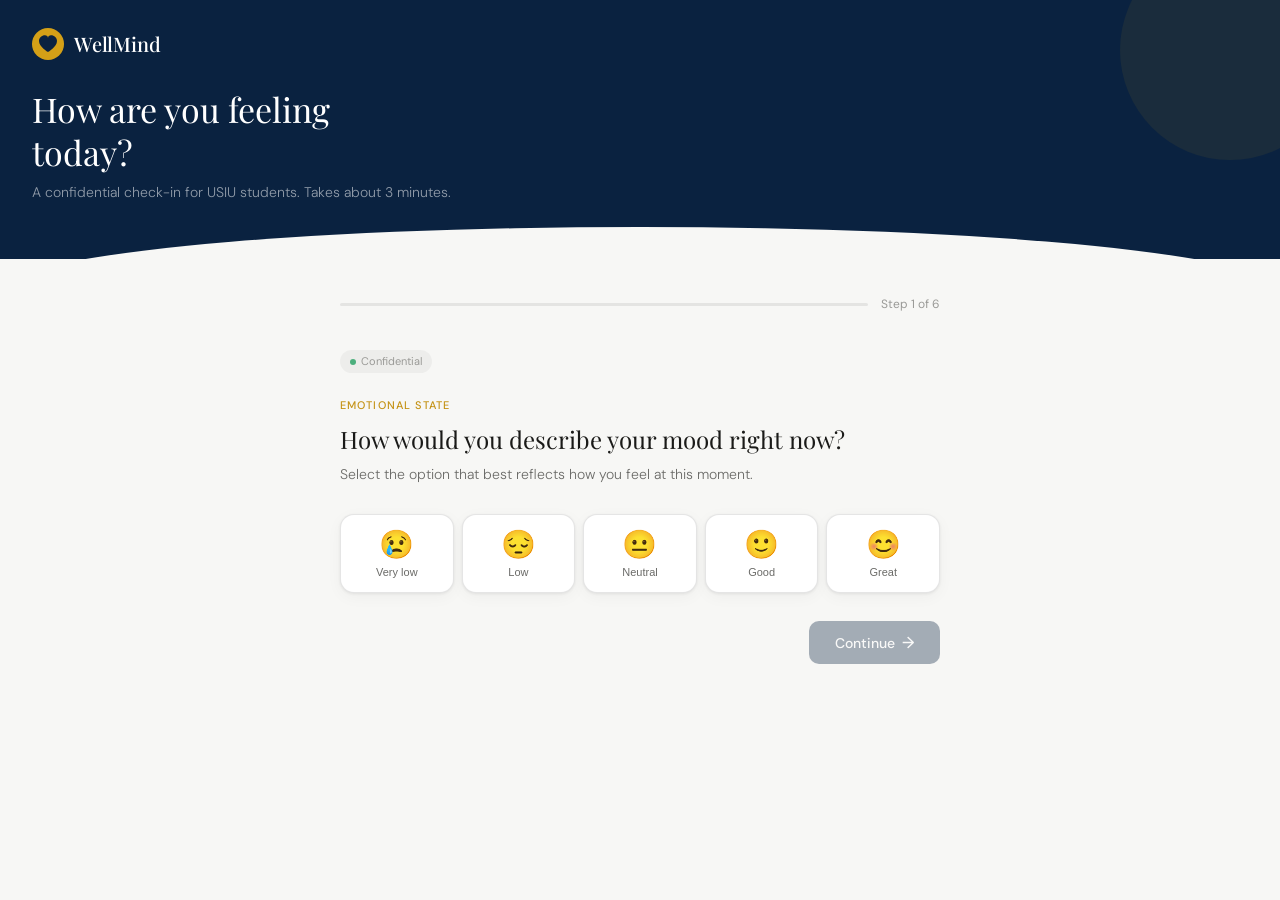
<file: frontend/index.html>
<!DOCTYPE html>
<html lang="en">
<head>
  <meta charset="UTF-8" />
  <meta name="viewport" content="width=device-width, initial-scale=1.0" />
  <title>USIU Mental Wellness Check-In</title>
  <link rel="icon" type="image/svg+xml" href="favicon.svg" />
  <link rel="preconnect" href="https://fonts.googleapis.com" />
  <link rel="preconnect" href="https://fonts.gstatic.com" crossorigin />
  <link href="https://fonts.googleapis.com/css2?family=Playfair+Display:wght@400;500&family=DM+Sans:ital,wght@0,300;0,400;0,500;1,300&display=swap" rel="stylesheet" />
  <link rel="stylesheet" href="style.css" />
</head>
<body>

  <header class="wc-header">
    <div class="wc-logo-row">
      <svg width="32" height="32" viewBox="0 0 64 64" fill="none" xmlns="http://www.w3.org/2000/svg" aria-hidden="true">
        <circle cx="32" cy="32" r="32" fill="var(--gold)"/>
        <path d="M32 48C32 48 14 38 14 26C14 19.5 19.5 14.5 26 14.5C29.2 14.5 32 16.5 32 20C32 16.5 34.8 14.5 38 14.5C44.5 14.5 50 19.5 50 26C50 38 32 48 32 48Z" fill="var(--navy)"/>
      </svg>
      <span class="wc-logo-name">WellMind</span>
    </div>
    <h1 class="wc-hero-title">How are you feeling<br>today?</h1>
    <p class="wc-hero-sub">A confidential check-in for USIU students. Takes about 3 minutes.</p>
  </header>

  <main class="wc-body">

    <div class="wc-progress" role="progressbar" aria-valuemin="0" aria-valuemax="100" aria-valuenow="0">
      <div class="wc-progress-bar">
        <div class="wc-progress-fill" id="progressFill" style="width: 0%"></div>
      </div>
      <div class="wc-progress-text" id="progressText" aria-live="polite">Step 1 of 6</div>
    </div>

    <!-- STEP 1: MOOD -->
    <section class="wc-step active" id="step1" aria-labelledby="q1">
      <div class="wc-confidential"><span class="wc-confidential-dot"></span> Confidential</div>
      <div class="wc-section-label">Emotional state</div>
      <h2 class="wc-question" id="q1">How would you describe your mood right now?</h2>
      <p class="wc-question-desc">Select the option that best reflects how you feel at this moment.</p>
      <div class="wc-mood-grid" role="group" aria-label="Mood options">
        <button class="wc-mood-btn" data-val="1" onclick="selectMood(1)" aria-label="Very low mood">
          <span class="wc-mood-emoji" aria-hidden="true">😢</span>
          <span class="wc-mood-label">Very low</span>
        </button>
        <button class="wc-mood-btn" data-val="2" onclick="selectMood(2)" aria-label="Low mood">
          <span class="wc-mood-emoji" aria-hidden="true">😔</span>
          <span class="wc-mood-label">Low</span>
        </button>
        <button class="wc-mood-btn" data-val="3" onclick="selectMood(3)" aria-label="Neutral mood">
          <span class="wc-mood-emoji" aria-hidden="true">😐</span>
          <span class="wc-mood-label">Neutral</span>
        </button>
        <button class="wc-mood-btn" data-val="4" onclick="selectMood(4)" aria-label="Good mood">
          <span class="wc-mood-emoji" aria-hidden="true">🙂</span>
          <span class="wc-mood-label">Good</span>
        </button>
        <button class="wc-mood-btn" data-val="5" onclick="selectMood(5)" aria-label="Great mood">
          <span class="wc-mood-emoji" aria-hidden="true">😊</span>
          <span class="wc-mood-label">Great</span>
        </button>
      </div>
      <div class="wc-nav-row">
        <div></div>
        <button class="wc-btn-next" id="btn1" disabled onclick="goToStep(2)">Continue <span class="btn-arrow" aria-hidden="true">→</span></button>
      </div>
    </section>

    <!-- STEP 2: STRESS -->
    <section class="wc-step" id="step2" aria-labelledby="q2">
      <div class="wc-section-label">Academic & life stress</div>
      <h2 class="wc-question" id="q2">How stressed have you been over the past week?</h2>
      <p class="wc-question-desc">Consider academic pressure, personal matters, and life in general.</p>
      <div class="wc-scale-row" id="stressScale" role="group" aria-label="Stress level 1 to 5">
        <button class="wc-scale-btn" data-val="1" onclick="selectScale('stress',1)">1</button>
        <button class="wc-scale-btn" data-val="2" onclick="selectScale('stress',2)">2</button>
        <button class="wc-scale-btn" data-val="3" onclick="selectScale('stress',3)">3</button>
        <button class="wc-scale-btn" data-val="4" onclick="selectScale('stress',4)">4</button>
        <button class="wc-scale-btn" data-val="5" onclick="selectScale('stress',5)">5</button>
      </div>
      <div class="wc-scale-labels" aria-hidden="true">
        <span>Not at all stressed</span>
        <span>Extremely stressed</span>
      </div>
      <div class="wc-nav-row">
        <button class="wc-btn-back" onclick="goToStep(1)">← Back</button>
        <button class="wc-btn-next" id="btn2" disabled onclick="goToStep(3)">Continue <span class="btn-arrow" aria-hidden="true">→</span></button>
      </div>
    </section>

    <!-- STEP 3: SLEEP -->
    <section class="wc-step" id="step3" aria-labelledby="q3">
      <div class="wc-section-label">Rest & recovery</div>
      <h2 class="wc-question" id="q3">How has your sleep been lately?</h2>
      <p class="wc-question-desc">Quality sleep is essential for mental health and academic performance.</p>
      <div class="wc-checkbox-list" id="sleepList" role="group" aria-label="Sleep quality options">
        <div class="wc-checkbox-item" role="radio" tabindex="0" onclick="selectSingle('sleep', this, 5)" onkeydown="keySelect(event, 'sleep', this, 5)">
          <div class="wc-check-box" aria-hidden="true"></div>
          <span class="wc-checkbox-label">Good — 7–9 hours most nights, waking refreshed</span>
        </div>
        <div class="wc-checkbox-item" role="radio" tabindex="0" onclick="selectSingle('sleep', this, 4)" onkeydown="keySelect(event, 'sleep', this, 4)">
          <div class="wc-check-box" aria-hidden="true"></div>
          <span class="wc-checkbox-label">Decent — sleeping but not always enough</span>
        </div>
        <div class="wc-checkbox-item" role="radio" tabindex="0" onclick="selectSingle('sleep', this, 3)" onkeydown="keySelect(event, 'sleep', this, 3)">
          <div class="wc-check-box" aria-hidden="true"></div>
          <span class="wc-checkbox-label">Inconsistent — some nights good, others bad</span>
        </div>
        <div class="wc-checkbox-item" role="radio" tabindex="0" onclick="selectSingle('sleep', this, 2)" onkeydown="keySelect(event, 'sleep', this, 2)">
          <div class="wc-check-box" aria-hidden="true"></div>
          <span class="wc-checkbox-label">Poor — struggling to fall or stay asleep</span>
        </div>
        <div class="wc-checkbox-item" role="radio" tabindex="0" onclick="selectSingle('sleep', this, 1)" onkeydown="keySelect(event, 'sleep', this, 1)">
          <div class="wc-check-box" aria-hidden="true"></div>
          <span class="wc-checkbox-label">Very poor — barely sleeping most nights</span>
        </div>
      </div>
      <div class="wc-nav-row">
        <button class="wc-btn-back" onclick="goToStep(2)">← Back</button>
        <button class="wc-btn-next" id="btn3" disabled onclick="goToStep(4)">Continue <span class="btn-arrow" aria-hidden="true">→</span></button>
      </div>
    </section>

    <!-- STEP 4: SOCIAL -->
    <section class="wc-step" id="step4" aria-labelledby="q4">
      <div class="wc-section-label">Social wellbeing</div>
      <h2 class="wc-question" id="q4">What's your social life feeling like on campus?</h2>
      <p class="wc-question-desc">Feeling connected is a key part of overall wellness. Select all that apply.</p>
      <div class="wc-checkbox-list" role="group" aria-label="Social wellbeing checkboxes">
        <div class="wc-checkbox-item" role="checkbox" aria-checked="false" tabindex="0" onclick="toggleMulti(this)" onkeydown="keyToggle(event, this)">
          <div class="wc-check-box" aria-hidden="true"></div>
          <span class="wc-checkbox-label">I have people I can talk to when things get tough</span>
        </div>
        <div class="wc-checkbox-item" role="checkbox" aria-checked="false" tabindex="0" onclick="toggleMulti(this)" onkeydown="keyToggle(event, this)">
          <div class="wc-check-box" aria-hidden="true"></div>
          <span class="wc-checkbox-label">I often feel lonely or isolated on campus</span>
        </div>
        <div class="wc-checkbox-item" role="checkbox" aria-checked="false" tabindex="0" onclick="toggleMulti(this)" onkeydown="keyToggle(event, this)">
          <div class="wc-check-box" aria-hidden="true"></div>
          <span class="wc-checkbox-label">I'm involved in at least one club or group activity</span>
        </div>
        <div class="wc-checkbox-item" role="checkbox" aria-checked="false" tabindex="0" onclick="toggleMulti(this)" onkeydown="keyToggle(event, this)">
          <div class="wc-check-box" aria-hidden="true"></div>
          <span class="wc-checkbox-label">I find it hard to make or maintain friendships</span>
        </div>
        <div class="wc-checkbox-item" role="checkbox" aria-checked="false" tabindex="0" onclick="toggleMulti(this)" onkeydown="keyToggle(event, this)">
          <div class="wc-check-box" aria-hidden="true"></div>
          <span class="wc-checkbox-label">I feel like I belong at USIU</span>
        </div>
      </div>
      <div class="wc-nav-row">
        <button class="wc-btn-back" onclick="goToStep(3)">← Back</button>
        <button class="wc-btn-next" onclick="goToStep(5)">Continue <span class="btn-arrow" aria-hidden="true">→</span></button>
      </div>
    </section>

    <!-- STEP 5: CONCERNS -->
    <section class="wc-step" id="step5" aria-labelledby="q5">
      <div class="wc-section-label">What's weighing on you</div>
      <h2 class="wc-question" id="q5">Are any of these areas a concern right now?</h2>
      <p class="wc-question-desc">Select any areas where you'd like support or guidance. All responses are confidential.</p>
      <div class="wc-checkbox-list" role="group" aria-label="Concern areas">
        <div class="wc-checkbox-item" role="checkbox" aria-checked="false" tabindex="0" data-concern="academic" onclick="toggleMulti(this)" onkeydown="keyToggle(event, this)">
          <div class="wc-check-box" aria-hidden="true"></div>
          <span class="wc-checkbox-label">Academic pressure or performance anxiety</span>
        </div>
        <div class="wc-checkbox-item" role="checkbox" aria-checked="false" tabindex="0" data-concern="financial" onclick="toggleMulti(this)" onkeydown="keyToggle(event, this)">
          <div class="wc-check-box" aria-hidden="true"></div>
          <span class="wc-checkbox-label">Financial stress or uncertainty</span>
        </div>
        <div class="wc-checkbox-item" role="checkbox" aria-checked="false" tabindex="0" data-concern="relationship" onclick="toggleMulti(this)" onkeydown="keyToggle(event, this)">
          <div class="wc-check-box" aria-hidden="true"></div>
          <span class="wc-checkbox-label">Relationship or family difficulties</span>
        </div>
        <div class="wc-checkbox-item" role="checkbox" aria-checked="false" tabindex="0" data-concern="anxiety" onclick="toggleMulti(this)" onkeydown="keyToggle(event, this)">
          <div class="wc-check-box" aria-hidden="true"></div>
          <span class="wc-checkbox-label">Anxiety or persistent worry</span>
        </div>
        <div class="wc-checkbox-item" role="checkbox" aria-checked="false" tabindex="0" data-concern="depression" onclick="toggleMulti(this)" onkeydown="keyToggle(event, this)">
          <div class="wc-check-box" aria-hidden="true"></div>
          <span class="wc-checkbox-label">Sadness, low motivation, or feeling hopeless</span>
        </div>
        <div class="wc-checkbox-item" role="checkbox" aria-checked="false" tabindex="0" data-concern="identity" onclick="toggleMulti(this)" onkeydown="keyToggle(event, this)">
          <div class="wc-check-box" aria-hidden="true"></div>
          <span class="wc-checkbox-label">Identity, purpose, or cultural adjustment</span>
        </div>
        <div class="wc-checkbox-item" role="checkbox" aria-checked="false" tabindex="0" data-concern="crisis" onclick="toggleMulti(this)" onkeydown="keyToggle(event, this)">
          <div class="wc-check-box" aria-hidden="true"></div>
          <span class="wc-checkbox-label">Thoughts of harming myself or others</span>
        </div>
      </div>
      <div class="wc-nav-row">
        <button class="wc-btn-back" onclick="goToStep(4)">← Back</button>
        <button class="wc-btn-next" onclick="goToStep(6)">Continue <span class="btn-arrow" aria-hidden="true">→</span></button>
      </div>
    </section>

    <!-- STEP 6: OPEN NOTE -->
    <section class="wc-step" id="step6" aria-labelledby="q6">
      <div class="wc-section-label">Anything else</div>
      <h2 class="wc-question" id="q6">Is there anything else you'd like to share?</h2>
      <p class="wc-question-desc">This is a private space for your thoughts. Your words help us understand what support you need. (Optional)</p>
      <textarea
        class="wc-textarea"
        id="openNote"
        rows="5"
        placeholder="Write anything on your mind — about your week, your studies, how you're really feeling..."
        aria-label="Open notes field"
      ></textarea>
      <div class="wc-nav-row">
        <button class="wc-btn-back" onclick="goToStep(5)">← Back</button>
        <button class="wc-btn-next" onclick="submitCheckin()">See my results <span class="btn-arrow" aria-hidden="true">→</span></button>
      </div>
    </section>

    <!-- RESULTS -->
    <section class="wc-step" id="stepResult" aria-live="polite" aria-labelledby="resultHeading">

      <div class="wc-crisis-banner" id="crisisBanner" role="alert">
        <div class="wc-crisis-title">⚠ Immediate support is available</div>
        <div class="wc-crisis-text">
          You indicated you may be having thoughts of harm. Please reach out right away.<br><br>
          <strong>USIU Counselling:</strong> +254 730 116 000<br>
          Visit <strong>Student Services, Block C</strong> — walk-ins welcome<br>
          <strong>Kenya Crisis Line:</strong> 0800 720 560 (free, 24/7)
        </div>
      </div>

      <div class="wc-wellness-score">
        <div class="wc-score-label">Your wellness score</div>
        <div class="wc-score-number" id="scoreNumber" aria-live="polite">—</div>
        <div class="wc-score-status" id="scoreStatus">Calculating...</div>
        <div class="wc-score-bar-wrap" aria-hidden="true">
          <div class="wc-score-bar" id="scoreBar" style="width: 0%"></div>
        </div>
      </div>

      <div id="resultCards" role="list"></div>

      <hr class="wc-divider" />

      <p class="wc-footer-note">
        Your check-in is completely confidential and is not stored without your consent.
        To speak with a counsellor, visit <strong>Student Services, Block C</strong>
        or call <strong>+254 730 116 000</strong>.
      </p>

      <a class="wc-resources-btn" href="https://counselling.usiu.ac.ke/" target="_blank" rel="noopener noreferrer">
        🌐 &nbsp;Visit USIU Counselling Services
      </a>
      <button class="wc-restart-btn" onclick="restartCheckin()">↺ Start a new check-in</button>
    </section>

  </main>

  <script src="app.js"></script>

</body>
</html>
</file>
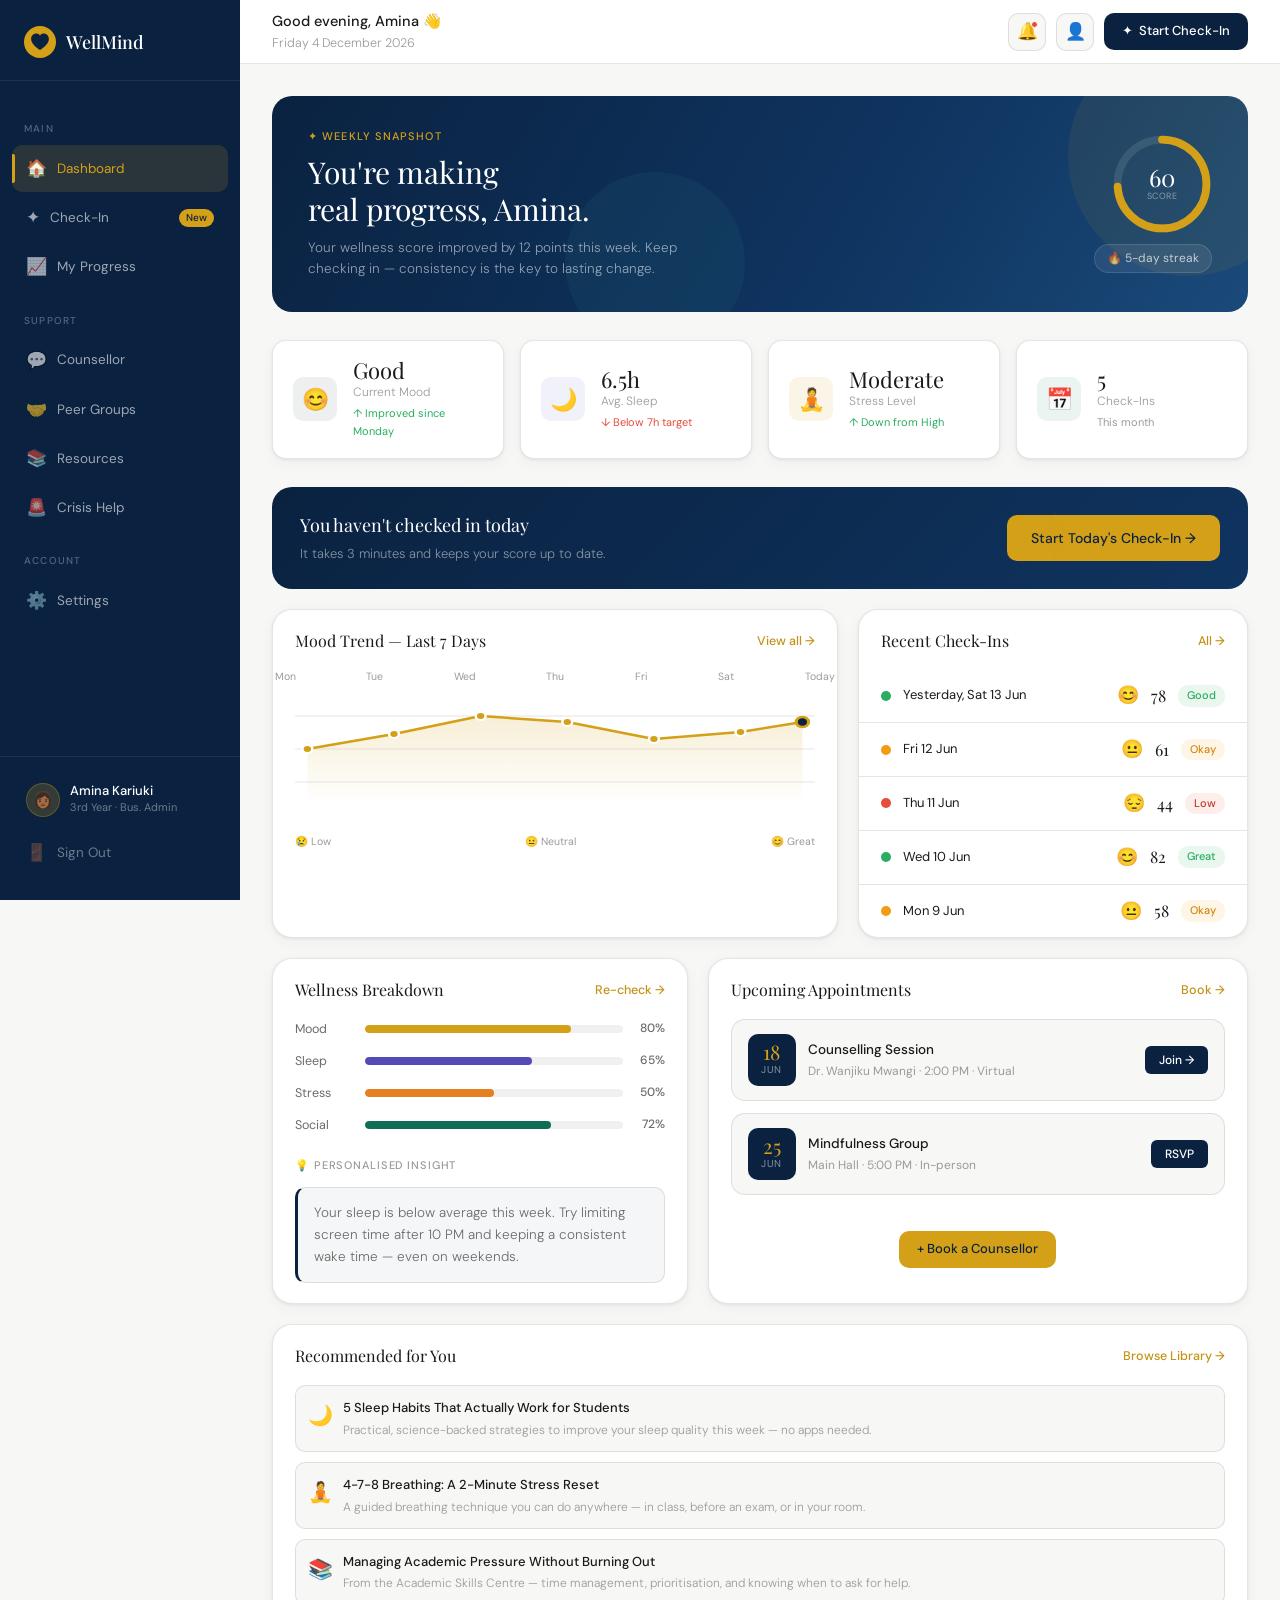
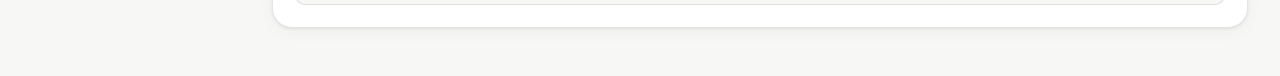
<file: frontend/dashboard.html>
<!DOCTYPE html>
<html lang="en">
<head>
  <meta charset="UTF-8" />
  <meta name="viewport" content="width=device-width, initial-scale=1.0" />
  <title>Dashboard — WellMind</title>
  <link rel="icon" type="image/svg+xml" href="favicon.svg" />
  <link rel="preconnect" href="https://fonts.googleapis.com" />
  <link rel="preconnect" href="https://fonts.gstatic.com" crossorigin />
  <link href="https://fonts.googleapis.com/css2?family=Playfair+Display:ital,wght@0,400;0,500;1,400&family=DM+Sans:ital,wght@0,300;0,400;0,500;1,300&display=swap" rel="stylesheet" />
  <link rel="stylesheet" href="style.css" />
</head>
<body class="db-page">

  <!-- ======================================================
       SIDEBAR
  ======================================================= -->
  <aside class="db-sidebar" id="sidebar">

    <a class="db-sidebar-logo" href="home.html">
      <svg class="db-sidebar-logo-icon" viewBox="0 0 36 36" fill="none">
        <circle cx="18" cy="18" r="18" fill="var(--gold)"/>
        <path d="M18 27C18 27 8 21 8 14.5C8 11 10.8 8.5 14 8.5C15.8 8.5 17.3 9.5 18 11C18.7 9.5 20.2 8.5 22 8.5C25.2 8.5 28 11 28 14.5C28 21 18 27 18 27Z" fill="var(--navy)"/>
      </svg>
      <span class="db-sidebar-logo-name">WellMind</span>
    </a>

    <nav class="db-nav" aria-label="Main navigation">

      <div class="db-nav-section-label">Main</div>

      <a class="db-nav-link active" href="dashboard.html">
        <span class="db-nav-icon">🏠</span> Dashboard
      </a>
      <a class="db-nav-link" href="index.html">
        <span class="db-nav-icon">✦</span> Check-In
        <span class="db-nav-badge">New</span>
      </a>
      <a class="db-nav-link" href="#">
        <span class="db-nav-icon">📈</span> My Progress
      </a>

      <div class="db-nav-section-label">Support</div>

      <a class="db-nav-link" href="#">
        <span class="db-nav-icon">💬</span> Counsellor
      </a>
      <a class="db-nav-link" href="#">
        <span class="db-nav-icon">🤝</span> Peer Groups
      </a>
      <a class="db-nav-link" href="#">
        <span class="db-nav-icon">📚</span> Resources
      </a>
      <a class="db-nav-link" href="#">
        <span class="db-nav-icon">🚨</span> Crisis Help
      </a>

      <div class="db-nav-section-label">Account</div>

      <a class="db-nav-link" href="#">
        <span class="db-nav-icon">⚙️</span> Settings
      </a>

    </nav>

    <div class="db-sidebar-footer">
      <div class="db-sidebar-user">
        <div class="db-sidebar-avatar">👩🏾</div>
        <div>
          <div class="db-sidebar-user-name">Amina Kariuki</div>
          <div class="db-sidebar-user-role">3rd Year · Bus. Admin</div>
        </div>
      </div>
      <a class="db-nav-link" href="login.html" style="color:rgba(255,255,255,0.4);">
        <span class="db-nav-icon">🚪</span> Sign Out
      </a>
    </div>

  </aside>

  <!-- Sidebar overlay (mobile) -->
  <div class="db-sidebar-overlay" id="sidebarOverlay" onclick="closeSidebar()"></div>


  <!-- ======================================================
       MAIN
  ======================================================= -->
  <div class="db-main">

    <!-- Top bar -->
    <header class="db-topbar">
      <div class="db-topbar-left">
        <button class="db-mobile-menu-btn" onclick="toggleSidebar()" aria-label="Open menu">☰</button>
        <div>
          <div class="db-topbar-greeting" id="topGreeting">Good morning, Amina 👋</div>
          <div class="db-topbar-date" id="topDate">Sunday, 14 June 2025</div>
        </div>
      </div>
      <div class="db-topbar-right">
        <a class="db-topbar-icon-btn" href="#" title="Notifications">
          🔔
          <span class="db-notif-dot"></span>
        </a>
        <a class="db-topbar-icon-btn" href="#" title="Profile">👤</a>
        <a class="db-topbar-checkin-btn" href="index.html">
          ✦ <span>Start Check-In</span>
        </a>
      </div>
    </header>

    <!-- Content -->
    <main class="db-content">

      <!-- ---- Welcome banner ---- -->
      <div class="db-welcome">
        <div class="db-welcome-left">
          <div class="db-welcome-eyebrow">✦ Weekly Snapshot</div>
          <h1 class="db-welcome-title">You're making<br>real progress, Amina.</h1>
          <p class="db-welcome-sub">Your wellness score improved by 12 points this week. Keep checking in — consistency is the key to lasting change.</p>
        </div>
        <div class="db-welcome-right">
          <!-- Animated score ring -->
          <div class="db-welcome-score-ring">
            <svg viewBox="0 0 90 90">
              <defs>
                <linearGradient id="ringGrad" x1="0%" y1="0%" x2="100%" y2="0%">
                  <stop offset="0%" stop-color="#d4a017"/>
                  <stop offset="100%" stop-color="#f0c040"/>
                </linearGradient>
              </defs>
              <circle class="db-score-track" cx="45" cy="45" r="40"/>
              <circle class="db-score-fill" id="scoreRing" cx="45" cy="45" r="40"
                stroke="url(#ringGrad)"/>
            </svg>
            <div class="db-score-center">
              <span class="db-score-val" id="scoreVal">0</span>
              <span class="db-score-lbl">Score</span>
            </div>
          </div>
          <div class="db-welcome-streak">🔥 5-day streak</div>
        </div>
      </div>

      <!-- ---- Quick stats ---- -->
      <div class="db-stats-row">

        <div class="db-stat-card">
          <div class="db-stat-icon" style="background:rgba(10,34,64,0.07);">😊</div>
          <div>
            <div class="db-stat-val">Good</div>
            <div class="db-stat-label">Current Mood</div>
            <div class="db-stat-delta db-stat-delta--up">↑ Improved since Monday</div>
          </div>
        </div>

        <div class="db-stat-card">
          <div class="db-stat-icon" style="background:rgba(83,74,183,0.08);">🌙</div>
          <div>
            <div class="db-stat-val">6.5h</div>
            <div class="db-stat-label">Avg. Sleep</div>
            <div class="db-stat-delta db-stat-delta--down">↓ Below 7h target</div>
          </div>
        </div>

        <div class="db-stat-card">
          <div class="db-stat-icon" style="background:rgba(212,160,23,0.1);">🧘</div>
          <div>
            <div class="db-stat-val">Moderate</div>
            <div class="db-stat-label">Stress Level</div>
            <div class="db-stat-delta db-stat-delta--up">↑ Down from High</div>
          </div>
        </div>

        <div class="db-stat-card">
          <div class="db-stat-icon" style="background:rgba(15,110,86,0.08);">📅</div>
          <div>
            <div class="db-stat-val">5</div>
            <div class="db-stat-label">Check-Ins</div>
            <div class="db-stat-delta db-stat-delta--flat">This month</div>
          </div>
        </div>

      </div>

      <!-- ---- CTA if not checked in today ---- -->
      <div class="db-checkin-cta" id="checkinCta">
        <div>
          <div class="db-checkin-cta-title">You haven't checked in today</div>
          <div class="db-checkin-cta-sub">It takes 3 minutes and keeps your score up to date.</div>
        </div>
        <a class="db-checkin-cta-btn" href="index.html">
          Start Today's Check-In →
        </a>
      </div>

      <!-- ---- Row 1: Mood chart + Check-in history ---- -->
      <div class="db-grid-2">

        <!-- Mood chart -->
        <div class="db-card">
          <div class="db-card-header">
            <span class="db-card-title">Mood Trend — Last 7 Days</span>
            <a class="db-card-action" href="#">View all →</a>
          </div>
          <div class="db-chart-labels">
            <span>Mon</span><span>Tue</span><span>Wed</span>
            <span>Thu</span><span>Fri</span><span>Sat</span><span>Today</span>
          </div>
          <div class="db-chart-wrap" style="padding-top:0;">
            <svg class="db-chart-svg" viewBox="0 0 420 110" preserveAspectRatio="none">
              <defs>
                <linearGradient id="chartGrad" x1="0" y1="0" x2="0" y2="1">
                  <stop offset="0%"   stop-color="#d4a017" stop-opacity="0.35"/>
                  <stop offset="100%" stop-color="#d4a017" stop-opacity="0"/>
                </linearGradient>
              </defs>
              <!-- Grid lines -->
              <line x1="0" y1="22"  x2="420" y2="22"  stroke="var(--border)" stroke-width="1"/>
              <line x1="0" y1="55"  x2="420" y2="55"  stroke="var(--border)" stroke-width="1"/>
              <line x1="0" y1="88"  x2="420" y2="88"  stroke="var(--border)" stroke-width="1"/>
              <!-- Area fill: Mon=55 Tue=40 Wed=70 Thu=65 Fri=45 Sat=35 Sun=28 (lower=better mood) -->
              <path class="db-chart-area"
                d="M10,55 L80,40 L150,22 L220,28 L290,45 L360,38 L410,28 L410,110 L10,110 Z"/>
              <!-- Line -->
              <polyline class="db-chart-line"
                points="10,55 80,40 150,22 220,28 290,45 360,38 410,28"/>
              <!-- Dots -->
              <circle class="db-chart-dot" cx="10"  cy="55" r="4"/>
              <circle class="db-chart-dot" cx="80"  cy="40" r="4"/>
              <circle class="db-chart-dot" cx="150" cy="22" r="4"/>
              <circle class="db-chart-dot" cx="220" cy="28" r="4"/>
              <circle class="db-chart-dot" cx="290" cy="45" r="4"/>
              <circle class="db-chart-dot" cx="360" cy="38" r="4"/>
              <circle class="db-chart-dot db-chart-dot--today" cx="410" cy="28" r="5"/>
            </svg>
          </div>
          <!-- Y-axis labels -->
          <div style="display:flex;justify-content:space-between;padding:0 1.375rem 1rem;font-size:10.5px;color:var(--text-hint);">
            <span>😢 Low</span><span>😐 Neutral</span><span>😊 Great</span>
          </div>
        </div>

        <!-- Check-in history -->
        <div class="db-card">
          <div class="db-card-header">
            <span class="db-card-title">Recent Check-Ins</span>
            <a class="db-card-action" href="#">All →</a>
          </div>
          <div class="db-checkin-list">

            <div class="db-checkin-item">
              <div class="db-checkin-dot" style="background:#27ae60;"></div>
              <div class="db-checkin-date">Yesterday, Sat 13 Jun</div>
              <span class="db-checkin-mood">😊</span>
              <span class="db-checkin-score">78</span>
              <span class="db-checkin-badge" style="background:rgba(39,174,96,0.1);color:#27ae60;">Good</span>
            </div>

            <div class="db-checkin-item">
              <div class="db-checkin-dot" style="background:#f39c12;"></div>
              <div class="db-checkin-date">Fri 12 Jun</div>
              <span class="db-checkin-mood">😐</span>
              <span class="db-checkin-score">61</span>
              <span class="db-checkin-badge" style="background:rgba(243,156,18,0.1);color:#d4870b;">Okay</span>
            </div>

            <div class="db-checkin-item">
              <div class="db-checkin-dot" style="background:#e74c3c;"></div>
              <div class="db-checkin-date">Thu 11 Jun</div>
              <span class="db-checkin-mood">😔</span>
              <span class="db-checkin-score">44</span>
              <span class="db-checkin-badge" style="background:rgba(231,76,60,0.1);color:#c0392b;">Low</span>
            </div>

            <div class="db-checkin-item">
              <div class="db-checkin-dot" style="background:#27ae60;"></div>
              <div class="db-checkin-date">Wed 10 Jun</div>
              <span class="db-checkin-mood">😊</span>
              <span class="db-checkin-score">82</span>
              <span class="db-checkin-badge" style="background:rgba(39,174,96,0.1);color:#27ae60;">Great</span>
            </div>

            <div class="db-checkin-item">
              <div class="db-checkin-dot" style="background:#f39c12;"></div>
              <div class="db-checkin-date">Mon 9 Jun</div>
              <span class="db-checkin-mood">😐</span>
              <span class="db-checkin-score">58</span>
              <span class="db-checkin-badge" style="background:rgba(243,156,18,0.1);color:#d4870b;">Okay</span>
            </div>

          </div>
        </div>

      </div>


      <!-- ---- Row 2: Wellness breakdown + Appointments ---- -->
      <div class="db-grid-2-wide">

        <!-- Breakdown -->
        <div class="db-card">
          <div class="db-card-header">
            <span class="db-card-title">Wellness Breakdown</span>
            <a class="db-card-action" href="index.html">Re-check →</a>
          </div>
          <div class="db-breakdown">
            <div class="db-breakdown-row">
              <span class="db-breakdown-label">Mood</span>
              <div class="db-breakdown-track">
                <div class="db-breakdown-fill" id="bar-mood"
                  style="width:0%;background:var(--gold);"></div>
              </div>
              <span class="db-breakdown-val">80%</span>
            </div>
            <div class="db-breakdown-row">
              <span class="db-breakdown-label">Sleep</span>
              <div class="db-breakdown-track">
                <div class="db-breakdown-fill" id="bar-sleep"
                  style="width:0%;background:#534AB7;"></div>
              </div>
              <span class="db-breakdown-val">65%</span>
            </div>
            <div class="db-breakdown-row">
              <span class="db-breakdown-label">Stress</span>
              <div class="db-breakdown-track">
                <div class="db-breakdown-fill" id="bar-stress"
                  style="width:0%;background:#e67e22;"></div>
              </div>
              <span class="db-breakdown-val">50%</span>
            </div>
            <div class="db-breakdown-row">
              <span class="db-breakdown-label">Social</span>
              <div class="db-breakdown-track">
                <div class="db-breakdown-fill" id="bar-social"
                  style="width:0%;background:#0F6E56;"></div>
              </div>
              <span class="db-breakdown-val">72%</span>
            </div>
          </div>

          <!-- Tips based on breakdown -->
          <div style="padding: 0 1.375rem 1.25rem;">
            <div style="font-size:11px;font-weight:500;letter-spacing:0.08em;text-transform:uppercase;color:var(--text-hint);margin-bottom:0.75rem;">💡 Personalised insight</div>
            <div style="background:rgba(10,34,64,0.04);border:1px solid var(--border);border-left:3px solid var(--navy);border-radius:var(--radius-md);padding:0.875rem 1rem;font-size:13.5px;color:var(--text-muted);line-height:1.65;font-weight:300;">
              Your sleep is below average this week. Try limiting screen time after 10 PM and keeping a consistent wake time — even on weekends.
            </div>
          </div>
        </div>

        <!-- Appointments -->
        <div class="db-card">
          <div class="db-card-header">
            <span class="db-card-title">Upcoming Appointments</span>
            <a class="db-card-action" href="#">Book →</a>
          </div>
          <div class="db-appt-list">

            <div class="db-appt-card">
              <div class="db-appt-date-box">
                <div class="db-appt-day">18</div>
                <div class="db-appt-month">Jun</div>
              </div>
              <div class="db-appt-info">
                <div class="db-appt-title">Counselling Session</div>
                <div class="db-appt-meta">Dr. Wanjiku Mwangi · 2:00 PM · Virtual</div>
              </div>
              <button class="db-appt-join-btn">Join →</button>
            </div>

            <div class="db-appt-card">
              <div class="db-appt-date-box">
                <div class="db-appt-day">25</div>
                <div class="db-appt-month">Jun</div>
              </div>
              <div class="db-appt-info">
                <div class="db-appt-title">Mindfulness Group</div>
                <div class="db-appt-meta">Main Hall · 5:00 PM · In-person</div>
              </div>
              <button class="db-appt-join-btn">RSVP</button>
            </div>

            <div style="text-align:center;padding:0.75rem 0 0.25rem;">
              <a class="db-book-btn" href="#">+ Book a Counsellor</a>
            </div>

          </div>
        </div>

      </div>


      <!-- ---- Row 3: Recommended resources ---- -->
      <div class="db-card">
        <div class="db-card-header">
          <span class="db-card-title">Recommended for You</span>
          <a class="db-card-action" href="#">Browse Library →</a>
        </div>
        <div class="db-tips-list">

          <a class="db-tip-item" href="#">
            <span class="db-tip-icon">🌙</span>
            <div>
              <div class="db-tip-title">5 Sleep Habits That Actually Work for Students</div>
              <div class="db-tip-desc">Practical, science-backed strategies to improve your sleep quality this week — no apps needed.</div>
            </div>
          </a>

          <a class="db-tip-item" href="#">
            <span class="db-tip-icon">🧘</span>
            <div>
              <div class="db-tip-title">4-7-8 Breathing: A 2-Minute Stress Reset</div>
              <div class="db-tip-desc">A guided breathing technique you can do anywhere — in class, before an exam, or in your room.</div>
            </div>
          </a>

          <a class="db-tip-item" href="#">
            <span class="db-tip-icon">📚</span>
            <div>
              <div class="db-tip-title">Managing Academic Pressure Without Burning Out</div>
              <div class="db-tip-desc">From the Academic Skills Centre — time management, prioritisation, and knowing when to ask for help.</div>
            </div>
          </a>

        </div>
      </div>

    </main>
  </div><!-- /db-main -->

  <script src="dashboard.js"></script>
</body>
</html>
</file>
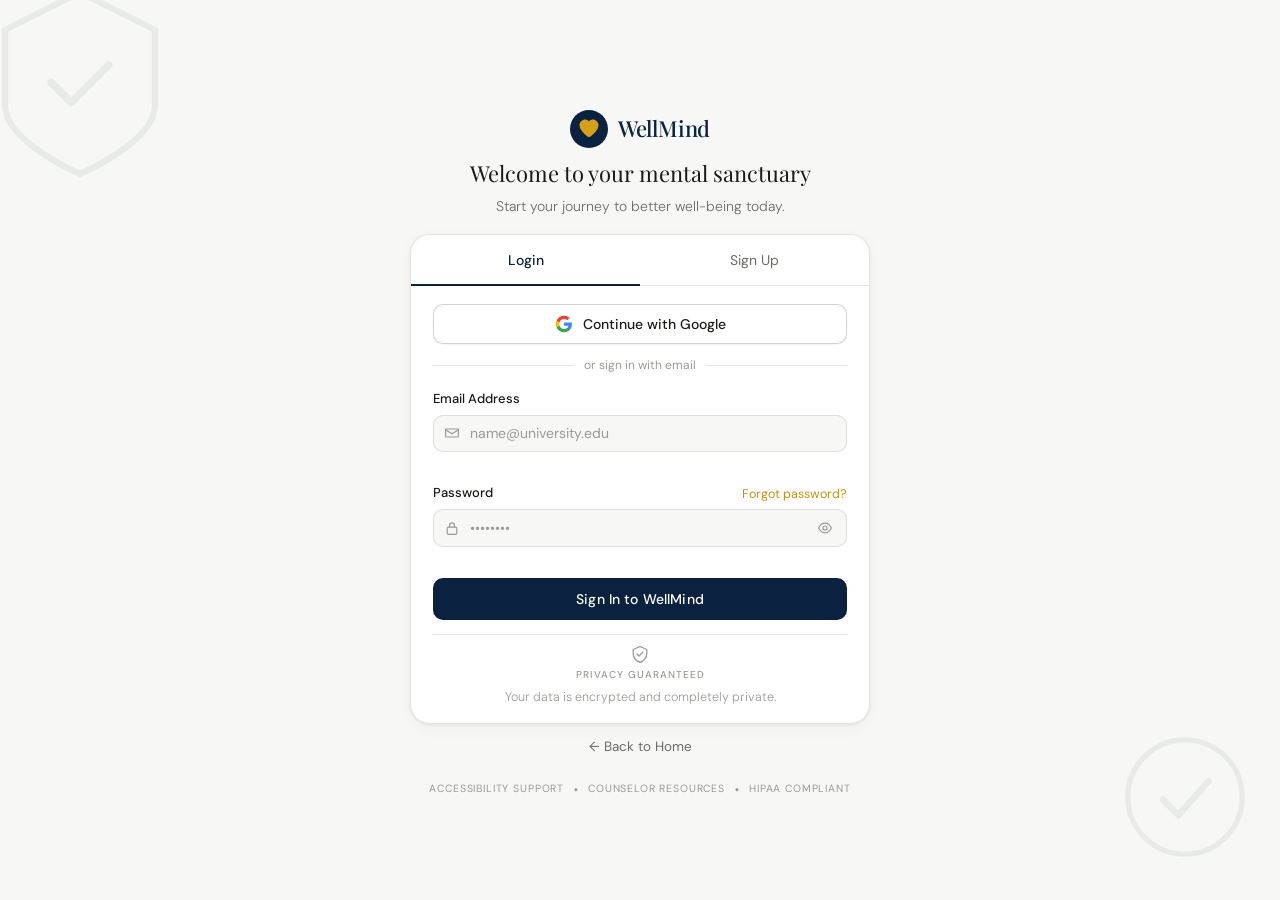
<file: frontend/login.html>
<!DOCTYPE html>
<html lang="en">
<head>
  <meta charset="UTF-8" />
  <meta name="viewport" content="width=device-width, initial-scale=1.0" />
  <title>Sign In — USIU Wellness</title>
  <link rel="icon" type="image/svg+xml" href="favicon.svg" />
  <link rel="preconnect" href="https://fonts.googleapis.com" />
  <link rel="preconnect" href="https://fonts.gstatic.com" crossorigin />
  <link href="https://fonts.googleapis.com/css2?family=Playfair+Display:wght@400;500&family=DM+Sans:ital,wght@0,300;0,400;0,500;1,300&display=swap" rel="stylesheet" />
  <link rel="stylesheet" href="style.css" />
</head>
<body class="auth-page">

  <!-- Decorative background shapes -->
  <div class="auth-bg-shape auth-bg-shape--tl" aria-hidden="true">
    <svg viewBox="0 0 160 160" fill="none" xmlns="http://www.w3.org/2000/svg">
      <path d="M80 10 L140 40 L140 100 C140 130 80 155 80 155 C80 155 20 130 20 100 L20 40 Z" stroke="currentColor" stroke-width="5" fill="none"/>
      <path d="M57 82 L73 98 L103 68" stroke="currentColor" stroke-width="6" stroke-linecap="round" stroke-linejoin="round"/>
    </svg>
  </div>
  <div class="auth-bg-shape auth-bg-shape--br" aria-hidden="true">
    <svg viewBox="0 0 100 100" fill="none" xmlns="http://www.w3.org/2000/svg">
      <circle cx="50" cy="50" r="44" stroke="currentColor" stroke-width="4"/>
      <path d="M33 52 L45 64 L68 38" stroke="currentColor" stroke-width="5" stroke-linecap="round" stroke-linejoin="round"/>
    </svg>
  </div>

  <main class="auth-wrapper">

    <!-- Logo -->
    <div class="auth-logo">
      <div class="auth-logo-icon" aria-hidden="true">
        <svg viewBox="0 0 36 36" fill="none" xmlns="http://www.w3.org/2000/svg">
          <circle cx="18" cy="18" r="18" fill="var(--navy)"/>
          <path d="M18 26 C18 26 9 20.5 9 14.5 C9 11.5 11.5 9 14.5 9 C16 9 17.5 9.8 18 11 C18.5 9.8 20 9 21.5 9 C24.5 9 27 11.5 27 14.5 C27 20.5 18 26 18 26Z" fill="var(--gold)"/>
        </svg>
      </div>
      <span class="auth-logo-name">WellMind</span>
    </div>

    <p class="auth-tagline">Welcome to your mental sanctuary</p>
    <p class="auth-sub">Start your journey to better well-being today.</p>

    <!-- Card -->
    <div class="auth-card">

      <!-- Tabs -->
      <div class="auth-tabs" role="tablist">
        <button class="auth-tab auth-tab--active" id="tab-login" role="tab" aria-selected="true" aria-controls="panel-login" onclick="switchTab('login')">Login</button>
        <button class="auth-tab" id="tab-signup" role="tab" aria-selected="false" aria-controls="panel-signup" onclick="switchTab('signup')">Sign Up</button>
      </div>

      <!-- LOGIN PANEL -->
      <div class="auth-panel" id="panel-login" role="tabpanel" aria-labelledby="tab-login">

        <!-- Google SSO -->
        <button class="auth-google-btn" type="button" onclick="handleGoogle()">
          <svg class="auth-google-icon" viewBox="0 0 24 24" xmlns="http://www.w3.org/2000/svg" aria-hidden="true">
            <path d="M22.56 12.25c0-.78-.07-1.53-.2-2.25H12v4.26h5.92c-.26 1.37-1.04 2.53-2.21 3.31v2.77h3.57c2.08-1.92 3.28-4.74 3.28-8.09z" fill="#4285F4"/>
            <path d="M12 23c2.97 0 5.46-.98 7.28-2.66l-3.57-2.77c-.98.66-2.23 1.06-3.71 1.06-2.86 0-5.29-1.93-6.16-4.53H2.18v2.84C3.99 20.53 7.7 23 12 23z" fill="#34A853"/>
            <path d="M5.84 14.09c-.22-.66-.35-1.36-.35-2.09s.13-1.43.35-2.09V7.07H2.18C1.43 8.55 1 10.22 1 12s.43 3.45 1.18 4.93l3.66-2.84z" fill="#FBBC05"/>
            <path d="M12 5.38c1.62 0 3.06.56 4.21 1.64l3.15-3.15C17.45 2.09 14.97 1 12 1 7.7 1 3.99 3.47 2.18 7.07l3.66 2.84c.87-2.6 3.3-4.53 6.16-4.53z" fill="#EA4335"/>
          </svg>
          Continue with Google
        </button>

        <div class="auth-divider"><span>or sign in with email</span></div>

        <form class="auth-form" onsubmit="handleLogin(event)" novalidate>

          <div class="auth-field">
            <label class="auth-label" for="login-email">Email Address</label>
            <div class="auth-input-wrap">
              <span class="auth-input-icon" aria-hidden="true">
                <svg viewBox="0 0 20 20" fill="none" xmlns="http://www.w3.org/2000/svg">
                  <path d="M3 5h14a1 1 0 011 1v8a1 1 0 01-1 1H3a1 1 0 01-1-1V6a1 1 0 011-1z" stroke="currentColor" stroke-width="1.5"/>
                  <path d="M2 6l8 5 8-5" stroke="currentColor" stroke-width="1.5" stroke-linecap="round"/>
                </svg>
              </span>
              <input
                class="auth-input"
                type="email"
                id="login-email"
                name="email"
                placeholder="name@university.edu"
                autocomplete="email"
                required
              />
            </div>
            <span class="auth-field-error" id="login-email-err" role="alert"></span>
          </div>

          <div class="auth-field">
            <div class="auth-label-row">
              <label class="auth-label" for="login-password">Password</label>
              <button type="button" class="auth-forgot" onclick="handleForgot()">Forgot password?</button>
            </div>
            <div class="auth-input-wrap">
              <span class="auth-input-icon" aria-hidden="true">
                <svg viewBox="0 0 20 20" fill="none" xmlns="http://www.w3.org/2000/svg">
                  <rect x="4" y="9" width="12" height="9" rx="1.5" stroke="currentColor" stroke-width="1.5"/>
                  <path d="M7 9V6.5a3 3 0 016 0V9" stroke="currentColor" stroke-width="1.5" stroke-linecap="round"/>
                </svg>
              </span>
              <input
                class="auth-input auth-input--password"
                type="password"
                id="login-password"
                name="password"
                placeholder="••••••••"
                autocomplete="current-password"
                required
              />
              <button type="button" class="auth-eye-btn" aria-label="Toggle password visibility" onclick="togglePassword('login-password', this)">
                <svg class="auth-eye-icon" viewBox="0 0 20 20" fill="none" xmlns="http://www.w3.org/2000/svg" aria-hidden="true">
                  <path d="M2 10s3-6 8-6 8 6 8 6-3 6-8 6-8-6-8-6z" stroke="currentColor" stroke-width="1.5"/>
                  <circle cx="10" cy="10" r="2.5" stroke="currentColor" stroke-width="1.5"/>
                </svg>
              </button>
            </div>
            <span class="auth-field-error" id="login-pw-err" role="alert"></span>
          </div>

          <button class="auth-submit-btn" type="submit">Sign In to WellMind</button>

        </form>

        <div class="auth-privacy">
          <span class="auth-privacy-icon" aria-hidden="true">
            <svg viewBox="0 0 18 18" fill="none" xmlns="http://www.w3.org/2000/svg">
              <path d="M9 1.5L2.25 4.5v4.5C2.25 12.6 5.175 16.2 9 17.25c3.825-1.05 6.75-4.65 6.75-8.25V4.5L9 1.5z" stroke="currentColor" stroke-width="1.3" stroke-linejoin="round"/>
              <path d="M6 9l2 2 4-4" stroke="currentColor" stroke-width="1.3" stroke-linecap="round" stroke-linejoin="round"/>
            </svg>
          </span>
          <span class="auth-privacy-label">PRIVACY GUARANTEED</span>
          <p class="auth-privacy-text">Your data is encrypted and completely private.</p>
        </div>

      </div><!-- /panel-login -->

      <!-- SIGN UP PANEL -->
      <div class="auth-panel auth-panel--hidden" id="panel-signup" role="tabpanel" aria-labelledby="tab-signup">

        <!-- Google SSO -->
        <button class="auth-google-btn" type="button" onclick="handleGoogle()">
          <svg class="auth-google-icon" viewBox="0 0 24 24" xmlns="http://www.w3.org/2000/svg" aria-hidden="true">
            <path d="M22.56 12.25c0-.78-.07-1.53-.2-2.25H12v4.26h5.92c-.26 1.37-1.04 2.53-2.21 3.31v2.77h3.57c2.08-1.92 3.28-4.74 3.28-8.09z" fill="#4285F4"/>
            <path d="M12 23c2.97 0 5.46-.98 7.28-2.66l-3.57-2.77c-.98.66-2.23 1.06-3.71 1.06-2.86 0-5.29-1.93-6.16-4.53H2.18v2.84C3.99 20.53 7.7 23 12 23z" fill="#34A853"/>
            <path d="M5.84 14.09c-.22-.66-.35-1.36-.35-2.09s.13-1.43.35-2.09V7.07H2.18C1.43 8.55 1 10.22 1 12s.43 3.45 1.18 4.93l3.66-2.84z" fill="#FBBC05"/>
            <path d="M12 5.38c1.62 0 3.06.56 4.21 1.64l3.15-3.15C17.45 2.09 14.97 1 12 1 7.7 1 3.99 3.47 2.18 7.07l3.66 2.84c.87-2.6 3.3-4.53 6.16-4.53z" fill="#EA4335"/>
          </svg>
          Sign up with Google
        </button>

        <div class="auth-divider"><span>or create an account</span></div>

        <form class="auth-form" onsubmit="handleSignup(event)" novalidate>

          <div class="auth-field-row">
            <div class="auth-field">
              <label class="auth-label" for="signup-fname">First Name</label>
              <div class="auth-input-wrap">
                <input class="auth-input" type="text" id="signup-fname" placeholder="Jane" autocomplete="given-name" required />
              </div>
            </div>
            <div class="auth-field">
              <label class="auth-label" for="signup-lname">Last Name</label>
              <div class="auth-input-wrap">
                <input class="auth-input" type="text" id="signup-lname" placeholder="Doe" autocomplete="family-name" required />
              </div>
            </div>
          </div>

          <div class="auth-field">
            <label class="auth-label" for="signup-email">University Email</label>
            <div class="auth-input-wrap">
              <span class="auth-input-icon" aria-hidden="true">
                <svg viewBox="0 0 20 20" fill="none" xmlns="http://www.w3.org/2000/svg">
                  <path d="M3 5h14a1 1 0 011 1v8a1 1 0 01-1 1H3a1 1 0 01-1-1V6a1 1 0 011-1z" stroke="currentColor" stroke-width="1.5"/>
                  <path d="M2 6l8 5 8-5" stroke="currentColor" stroke-width="1.5" stroke-linecap="round"/>
                </svg>
              </span>
              <input class="auth-input" type="email" id="signup-email" placeholder="name@usiu.ac.ke" autocomplete="email" required />
            </div>
            <span class="auth-field-error" id="signup-email-err" role="alert"></span>
          </div>

          <div class="auth-field">
            <label class="auth-label" for="signup-password">Password</label>
            <div class="auth-input-wrap">
              <span class="auth-input-icon" aria-hidden="true">
                <svg viewBox="0 0 20 20" fill="none" xmlns="http://www.w3.org/2000/svg">
                  <rect x="4" y="9" width="12" height="9" rx="1.5" stroke="currentColor" stroke-width="1.5"/>
                  <path d="M7 9V6.5a3 3 0 016 0V9" stroke="currentColor" stroke-width="1.5" stroke-linecap="round"/>
                </svg>
              </span>
              <input class="auth-input auth-input--password" type="password" id="signup-password" placeholder="Min. 8 characters" autocomplete="new-password" required />
              <button type="button" class="auth-eye-btn" aria-label="Toggle password visibility" onclick="togglePassword('signup-password', this)">
                <svg class="auth-eye-icon" viewBox="0 0 20 20" fill="none" xmlns="http://www.w3.org/2000/svg" aria-hidden="true">
                  <path d="M2 10s3-6 8-6 8 6 8 6-3 6-8 6-8-6-8-6z" stroke="currentColor" stroke-width="1.5"/>
                  <circle cx="10" cy="10" r="2.5" stroke="currentColor" stroke-width="1.5"/>
                </svg>
              </button>
            </div>
            <!-- Password strength meter -->
            <div class="auth-strength-bar" aria-hidden="true">
              <span class="auth-strength-seg" id="str-1"></span>
              <span class="auth-strength-seg" id="str-2"></span>
              <span class="auth-strength-seg" id="str-3"></span>
              <span class="auth-strength-seg" id="str-4"></span>
            </div>
            <span class="auth-strength-label" id="strength-label"></span>
            <span class="auth-field-error" id="signup-pw-err" role="alert"></span>
          </div>

          <div class="auth-field">
            <label class="auth-label" for="signup-confirm">Confirm Password</label>
            <div class="auth-input-wrap">
              <span class="auth-input-icon" aria-hidden="true">
                <svg viewBox="0 0 20 20" fill="none" xmlns="http://www.w3.org/2000/svg">
                  <rect x="4" y="9" width="12" height="9" rx="1.5" stroke="currentColor" stroke-width="1.5"/>
                  <path d="M7 9V6.5a3 3 0 016 0V9" stroke="currentColor" stroke-width="1.5" stroke-linecap="round"/>
                </svg>
              </span>
              <input class="auth-input auth-input--password" type="password" id="signup-confirm" placeholder="Re-enter password" autocomplete="new-password" required />
            </div>
            <span class="auth-field-error" id="signup-confirm-err" role="alert"></span>
          </div>

          <label class="auth-checkbox-row">
            <input type="checkbox" id="signup-terms" required />
            <span class="auth-checkbox-label">I agree to the <a href="#" class="auth-link">Terms of Service</a> and <a href="#" class="auth-link">Privacy Policy</a></span>
          </label>

          <button class="auth-submit-btn" type="submit">Create My Account</button>

        </form>

        <div class="auth-privacy">
          <span class="auth-privacy-icon" aria-hidden="true">
            <svg viewBox="0 0 18 18" fill="none" xmlns="http://www.w3.org/2000/svg">
              <path d="M9 1.5L2.25 4.5v4.5C2.25 12.6 5.175 16.2 9 17.25c3.825-1.05 6.75-4.65 6.75-8.25V4.5L9 1.5z" stroke="currentColor" stroke-width="1.3" stroke-linejoin="round"/>
              <path d="M6 9l2 2 4-4" stroke="currentColor" stroke-width="1.3" stroke-linecap="round" stroke-linejoin="round"/>
            </svg>
          </span>
          <span class="auth-privacy-label">PRIVACY GUARANTEED</span>
          <p class="auth-privacy-text">Your data is encrypted and completely private.</p>
        </div>

      </div><!-- /panel-signup -->

    </div><!-- /auth-card -->

    <a class="auth-back-link" href="index.html">← Back to Home</a>

    <footer class="auth-footer">
      <a href="#" class="auth-footer-link">Accessibility Support</a>
      <span class="auth-footer-dot" aria-hidden="true">◆</span>
      <a href="#" class="auth-footer-link">Counselor Resources</a>
      <span class="auth-footer-dot" aria-hidden="true">◆</span>
      <a href="#" class="auth-footer-link">HIPAA Compliant</a>
    </footer>

  </main>

  <script src="login.js"></script>

</body>
</html>
</file>
<file: frontend/style.css>
/* ============================================================
   USIU Mental Wellness Check-In — Stylesheet
   styles.css
   ============================================================ */

/* -----------------------------------------------------------
   Reset & CSS Variables
   ----------------------------------------------------------- */
*, *::before, *::after {
  box-sizing: border-box;
  margin: 0;
  padding: 0;
}

:root {
  --navy:        #0a2240;
  --navy-mid:    #0d2e58;
  --gold:        #d4a017;
  --gold-dark:   #c49215;
  --white:       #ffffff;
  --bg:          #f7f7f5;
  --surface:     #ffffff;
  --border:      rgba(0, 0, 0, 0.1);
  --border-mid:  rgba(0, 0, 0, 0.18);
  --text:        #1a1a18;
  --text-muted:  #6b6b68;
  --text-hint:   #9a9a97;

  --radius-sm:   6px;
  --radius-md:   10px;
  --radius-lg:   14px;
  --radius-xl:   20px;

  --shadow-card: 0 1px 3px rgba(0, 0, 0, 0.07), 0 4px 16px rgba(0, 0, 0, 0.04);
}

html {
  scroll-behavior: smooth;
}

body {
  font-family: 'DM Sans', sans-serif;
  background: var(--bg);
  color: var(--text);
  min-height: 100vh;
  line-height: 1.6;
}


/* -----------------------------------------------------------
   Header
   ----------------------------------------------------------- */
.wc-header {
  background: var(--navy);
  padding: 1.75rem 2rem 3.5rem;
  position: relative;
  overflow: hidden;
}

/* decorative circle */
.wc-header::before {
  content: '';
  position: absolute;
  top: -60px;
  right: -60px;
  width: 220px;
  height: 220px;
  border-radius: 50%;
  background: rgba(212, 160, 23, 0.08);
}

/* curved bottom edge */
.wc-header::after {
  content: '';
  position: absolute;
  bottom: -32px;
  left: 0;
  right: 0;
  height: 64px;
  background: var(--bg);
  border-radius: 50% 50% 0 0 / 100% 100% 0 0;
}

.wc-logo-row {
  display: flex;
  align-items: center;
  gap: 10px;
  margin-bottom: 1.75rem;
  position: relative;
  z-index: 1;
  text-decoration: none;
}

.wc-logo-name {
  font-family: 'Playfair Display', serif;
  font-size: 20px;
  font-weight: 500;
  color: var(--white);
  letter-spacing: -0.01em;
}

.wc-hero-title {
  font-family: 'Playfair Display', serif;
  color: var(--white);
  font-size: clamp(26px, 5vw, 34px);
  font-weight: 400;
  line-height: 1.25;
  margin-bottom: 0.5rem;
  position: relative;
  z-index: 1;
}

.wc-hero-sub {
  color: rgba(255, 255, 255, 0.55);
  font-size: 14px;
  font-weight: 300;
  position: relative;
  z-index: 1;
}


/* -----------------------------------------------------------
   Main Body
   ----------------------------------------------------------- */
.wc-body {
  max-width: 640px;
  margin: 0 auto;
  padding: 2.25rem 1.25rem 4rem;
}


/* -----------------------------------------------------------
   Progress Bar
   ----------------------------------------------------------- */
.wc-progress {
  display: flex;
  align-items: center;
  gap: 12px;
  margin-bottom: 2rem;
}

.wc-progress-bar {
  flex: 1;
  height: 3px;
  background: rgba(0, 0, 0, 0.08);
  border-radius: 2px;
  overflow: hidden;
}

.wc-progress-fill {
  height: 100%;
  background: var(--gold);
  border-radius: 2px;
  transition: width 0.4s cubic-bezier(0.4, 0, 0.2, 1);
}

.wc-progress-text {
  font-size: 12px;
  color: var(--text-hint);
  white-space: nowrap;
  min-width: 60px;
  text-align: right;
}


/* -----------------------------------------------------------
   Step Sections
   ----------------------------------------------------------- */
.wc-step {
  display: none;
}

.wc-step.active {
  display: block;
  animation: fadeUp 0.3s ease forwards;
}

@keyframes fadeUp {
  from { opacity: 0; transform: translateY(10px); }
  to   { opacity: 1; transform: translateY(0); }
}

.wc-section-label {
  font-size: 11px;
  font-weight: 500;
  letter-spacing: 0.1em;
  text-transform: uppercase;
  color: var(--gold-dark);
  margin-bottom: 0.5rem;
}

.wc-question {
  font-family: 'Playfair Display', serif;
  font-size: clamp(20px, 4vw, 24px);
  font-weight: 400;
  color: var(--text);
  line-height: 1.35;
  margin-bottom: 0.5rem;
}

.wc-question-desc {
  font-size: 14px;
  color: var(--text-muted);
  margin-bottom: 1.75rem;
  line-height: 1.65;
  font-weight: 300;
}


/* -----------------------------------------------------------
   Mood Grid (Step 1)
   ----------------------------------------------------------- */
.wc-mood-grid {
  display: grid;
  grid-template-columns: repeat(5, 1fr);
  gap: 8px;
  margin-bottom: 1.75rem;
}

.wc-mood-btn {
  background: var(--surface);
  border: 1px solid var(--border);
  border-radius: var(--radius-lg);
  padding: 1rem 0.5rem 0.875rem;
  cursor: pointer;
  text-align: center;
  display: flex;
  flex-direction: column;
  align-items: center;
  gap: 7px;
  transition: border-color 0.15s, background 0.15s, transform 0.1s;
  box-shadow: var(--shadow-card);
}

.wc-mood-btn:hover    { border-color: var(--border-mid); transform: translateY(-2px); }
.wc-mood-btn.selected { border-color: var(--navy); border-width: 2px; background: #f0f4f8; }

.wc-mood-emoji { font-size: 28px; line-height: 1; }
.wc-mood-label { font-size: 11px; color: var(--text-muted); font-weight: 400; }


/* -----------------------------------------------------------
   Scale Buttons (Step 2)
   ----------------------------------------------------------- */
.wc-scale-row {
  display: grid;
  grid-template-columns: repeat(5, 1fr);
  gap: 6px;
  margin-bottom: 0.5rem;
}

.wc-scale-btn {
  background: var(--surface);
  border: 1px solid var(--border);
  border-radius: var(--radius-md);
  padding: 0.875rem 0;
  cursor: pointer;
  text-align: center;
  font-family: 'DM Sans', sans-serif;
  font-size: 15px;
  font-weight: 500;
  color: var(--text);
  transition: all 0.15s;
  box-shadow: var(--shadow-card);
}

.wc-scale-btn:hover    { border-color: var(--border-mid); background: #f5f5f3; }
.wc-scale-btn.selected { background: var(--navy); color: var(--white); border-color: var(--navy); }

.wc-scale-labels {
  display: flex;
  justify-content: space-between;
  font-size: 11px;
  color: var(--text-hint);
  margin-bottom: 1.75rem;
  padding: 0 2px;
}


/* -----------------------------------------------------------
   Checkbox / Radio Lists (Steps 3–5)
   ----------------------------------------------------------- */
.wc-checkbox-list {
  display: flex;
  flex-direction: column;
  gap: 7px;
  margin-bottom: 1.75rem;
}

.wc-checkbox-item {
  background: var(--surface);
  border: 1px solid var(--border);
  border-radius: var(--radius-md);
  padding: 0.875rem 1rem;
  cursor: pointer;
  display: flex;
  align-items: center;
  gap: 12px;
  transition: all 0.15s;
  box-shadow: var(--shadow-card);
}

.wc-checkbox-item:hover    { border-color: var(--border-mid); background: #fafafa; }
.wc-checkbox-item.selected { border-color: var(--navy); border-width: 2px; background: #f0f4f8; }

.wc-check-box {
  width: 20px;
  height: 20px;
  border: 1.5px solid rgba(0, 0, 0, 0.2);
  border-radius: 5px;
  display: flex;
  align-items: center;
  justify-content: center;
  flex-shrink: 0;
  font-size: 12px;
  color: var(--white);
  transition: all 0.15s;
}

.wc-checkbox-item.selected .wc-check-box {
  background: var(--navy);
  border-color: var(--navy);
}

.wc-checkbox-label {
  font-size: 14px;
  color: var(--text);
  line-height: 1.45;
}


/* -----------------------------------------------------------
   Textarea (Step 6)
   ----------------------------------------------------------- */
.wc-textarea {
  width: 100%;
  background: var(--surface);
  border: 1px solid var(--border);
  border-radius: var(--radius-lg);
  padding: 1rem 1.125rem;
  font-family: 'DM Sans', sans-serif;
  font-size: 14px;
  color: var(--text);
  resize: vertical;
  min-height: 110px;
  outline: none;
  line-height: 1.65;
  margin-bottom: 1.75rem;
  box-shadow: var(--shadow-card);
  transition: border-color 0.15s;
}

.wc-textarea:focus       { border-color: var(--navy); border-width: 2px; }
.wc-textarea::placeholder { color: var(--text-hint); }


/* -----------------------------------------------------------
   Navigation Buttons
   ----------------------------------------------------------- */
.wc-nav-row {
  display: flex;
  align-items: center;
  justify-content: space-between;
  gap: 10px;
}

.wc-btn-back {
  background: transparent;
  border: 1px solid var(--border-mid);
  color: var(--text-muted);
  border-radius: var(--radius-md);
  padding: 0.6875rem 1.25rem;
  font-family: 'DM Sans', sans-serif;
  font-size: 14px;
  cursor: pointer;
  transition: all 0.15s;
}

.wc-btn-back:hover { background: rgba(0, 0, 0, 0.04); }

.wc-btn-next {
  background: var(--navy);
  color: var(--white);
  border: none;
  border-radius: var(--radius-md);
  padding: 0.6875rem 1.625rem;
  font-family: 'DM Sans', sans-serif;
  font-size: 14px;
  font-weight: 500;
  cursor: pointer;
  transition: all 0.15s;
  display: inline-flex;
  align-items: center;
  gap: 7px;
}

.wc-btn-next:hover    { background: var(--navy-mid); transform: translateY(-1px); }
.wc-btn-next:active   { transform: translateY(0); }
.wc-btn-next:disabled { opacity: 0.35; cursor: not-allowed; transform: none; }

.btn-arrow { font-size: 16px; }


/* -----------------------------------------------------------
   Results — Wellness Score Card
   ----------------------------------------------------------- */
.wc-wellness-score {
  background: var(--navy);
  border-radius: var(--radius-xl);
  padding: 2rem 1.5rem;
  margin-bottom: 1.25rem;
  text-align: center;
  position: relative;
  overflow: hidden;
}

.wc-wellness-score::before {
  content: '';
  position: absolute;
  top: -40px;
  right: -40px;
  width: 160px;
  height: 160px;
  border-radius: 50%;
  background: rgba(212, 160, 23, 0.08);
}

.wc-score-label {
  font-size: 11px;
  letter-spacing: 0.1em;
  text-transform: uppercase;
  color: rgba(255, 255, 255, 0.5);
  margin-bottom: 0.5rem;
  position: relative;
}

.wc-score-number {
  font-family: 'Playfair Display', serif;
  font-size: 64px;
  font-weight: 400;
  line-height: 1;
  color: var(--gold);
  margin-bottom: 0.375rem;
  position: relative;
}

.wc-score-status {
  font-size: 14px;
  color: rgba(255, 255, 255, 0.7);
  position: relative;
  font-style: italic;
}

.wc-score-bar-wrap {
  margin: 1rem auto 0;
  max-width: 220px;
  height: 4px;
  background: rgba(255, 255, 255, 0.15);
  border-radius: 2px;
  overflow: hidden;
  position: relative;
}

.wc-score-bar {
  height: 100%;
  background: var(--gold);
  border-radius: 2px;
  transition: width 1s cubic-bezier(0.4, 0, 0.2, 1);
}


/* -----------------------------------------------------------
   Results — Insight Cards
   ----------------------------------------------------------- */
.wc-result-card {
  background: var(--surface);
  border: 1px solid var(--border);
  border-radius: var(--radius-lg);
  padding: 1.125rem 1.125rem 1rem;
  margin-bottom: 0.75rem;
  border-left-width: 3px;
  box-shadow: var(--shadow-card);
}

.wc-result-header {
  display: flex;
  align-items: center;
  gap: 10px;
  margin-bottom: 0.4rem;
}

.wc-result-icon {
  width: 36px;
  height: 36px;
  border-radius: 50%;
  display: flex;
  align-items: center;
  justify-content: center;
  font-size: 18px;
  flex-shrink: 0;
}

.wc-result-title { font-weight: 500; font-size: 14px; color: var(--text); }

.wc-result-desc {
  font-size: 13px;
  color: var(--text-muted);
  line-height: 1.65;
  padding-left: 46px;
}


/* -----------------------------------------------------------
   Results — Crisis Banner
   ----------------------------------------------------------- */
.wc-crisis-banner {
  background: #fff5f5;
  border: 1.5px solid #e87070;
  border-radius: var(--radius-lg);
  padding: 1.125rem;
  margin-bottom: 1.25rem;
  display: none;
}

.wc-crisis-title {
  font-weight: 500;
  font-size: 14px;
  color: #8b1a1a;
  margin-bottom: 0.4rem;
  display: flex;
  align-items: center;
  gap: 6px;
}

.wc-crisis-text        { font-size: 13px; color: #a33030; line-height: 1.6; }
.wc-crisis-text strong { color: #8b1a1a; }


/* -----------------------------------------------------------
   Results — CTA Buttons
   ----------------------------------------------------------- */
.wc-resources-btn {
  background: var(--gold);
  color: var(--navy);
  border: none;
  border-radius: var(--radius-md);
  padding: 0.875rem 1.5rem;
  font-family: 'DM Sans', sans-serif;
  font-size: 14px;
  font-weight: 500;
  cursor: pointer;
  width: 100%;
  transition: all 0.15s;
  margin-top: 1rem;
  display: flex;
  align-items: center;
  justify-content: center;
  gap: 8px;
  text-decoration: none;
}

.wc-resources-btn:hover { background: var(--gold-dark); transform: translateY(-1px); }

.wc-restart-btn {
  background: transparent;
  color: var(--text-muted);
  border: 1px solid var(--border-mid);
  border-radius: var(--radius-md);
  padding: 0.75rem 1.5rem;
  font-family: 'DM Sans', sans-serif;
  font-size: 13px;
  cursor: pointer;
  width: 100%;
  margin-top: 0.625rem;
  transition: all 0.15s;
}

.wc-restart-btn:hover { background: rgba(0, 0, 0, 0.03); }


/* -----------------------------------------------------------
   Misc / Footer
   ----------------------------------------------------------- */
.wc-divider {
  border: none;
  border-top: 1px solid var(--border);
  margin: 1.5rem 0;
}

.wc-footer-note {
  font-size: 12.5px;
  color: var(--text-hint);
  line-height: 1.65;
  margin-bottom: 1rem;
}

.wc-footer-note a       { color: var(--navy); text-decoration: none; }
.wc-footer-note a:hover { text-decoration: underline; }

.wc-confidential {
  display: inline-flex;
  align-items: center;
  gap: 5px;
  font-size: 11px;
  color: var(--text-hint);
  background: rgba(0, 0, 0, 0.04);
  border-radius: 20px;
  padding: 3px 10px;
  margin-bottom: 1.5rem;
}

.wc-confidential-dot {
  width: 6px;
  height: 6px;
  border-radius: 50%;
  background: #4caf7d;
  flex-shrink: 0;
}


/* -----------------------------------------------------------
   Responsive
   ----------------------------------------------------------- */
@media (max-width: 480px) {
  .wc-header     { padding: 1.25rem 1.25rem 3rem; }
  .wc-body       { padding: 2rem 1rem 3rem; }
  .wc-mood-grid  { gap: 6px; }
  .wc-mood-btn   { padding: 0.875rem 0.25rem 0.75rem; }
  .wc-mood-emoji { font-size: 24px; }
}


/* ============================================================
   Login / Sign-Up Page
   styles.css — auth section
   ============================================================ */

/* -----------------------------------------------------------
   Page shell
   ----------------------------------------------------------- */
.auth-page {
  background: var(--bg);
  min-height: 100vh;
  display: flex;
  align-items: flex-start;
  justify-content: center;
  padding: 2rem 1rem 3rem;
  position: relative;
  overflow-y: auto;
}

/* decorative background shapes */
.auth-bg-shape {
  position: fixed;
  color: var(--navy);
  opacity: 0.06;
  pointer-events: none;
  user-select: none;
}

.auth-bg-shape--tl {
  top: -20px;
  left: -20px;
  width: 200px;
}

.auth-bg-shape--br {
  bottom: 30px;
  right: 30px;
  width: 130px;
}


/* -----------------------------------------------------------
   Wrapper & Logo
   ----------------------------------------------------------- */
.auth-wrapper {
  width: 100%;
  max-width: 460px;
  display: flex;
  flex-direction: column;
  align-items: center;
  position: relative;
  z-index: 1;
  margin: auto;
  padding-top: 1.5rem;
}

.auth-logo {
  display: flex;
  align-items: center;
  gap: 10px;
  margin-bottom: 0.5rem;
}

.auth-logo-icon {
  width: 38px;
  height: 38px;
  flex-shrink: 0;
}

.auth-logo-name {
  font-family: 'Playfair Display', serif;
  font-size: 22px;
  font-weight: 500;
  color: var(--navy);
  letter-spacing: -0.01em;
}

.auth-tagline {
  font-family: 'Playfair Display', serif;
  font-size: clamp(18px, 3.5vw, 22px);
  font-weight: 400;
  color: var(--text);
  text-align: center;
  margin-bottom: 0.25rem;
}

.auth-sub {
  font-size: 14px;
  color: var(--text-muted);
  text-align: center;
  font-weight: 300;
  margin-bottom: 1rem;
}


/* -----------------------------------------------------------
   Card
   ----------------------------------------------------------- */
.auth-card {
  width: 100%;
  background: var(--surface);
  border: 1px solid var(--border);
  border-radius: var(--radius-xl);
  box-shadow: var(--shadow-card);
  overflow: hidden;
  margin-bottom: 0.75rem;
}


/* -----------------------------------------------------------
   Tabs
   ----------------------------------------------------------- */
.auth-tabs {
  display: grid;
  grid-template-columns: 1fr 1fr;
  border-bottom: 1px solid var(--border);
}

.auth-tab {
  background: transparent;
  border: none;
  padding: 1rem;
  font-family: 'DM Sans', sans-serif;
  font-size: 14px;
  font-weight: 400;
  color: var(--text-muted);
  cursor: pointer;
  transition: all 0.2s;
  position: relative;
}

.auth-tab::after {
  content: '';
  position: absolute;
  bottom: -1px;
  left: 0;
  right: 0;
  height: 2px;
  background: var(--navy);
  transform: scaleX(0);
  transition: transform 0.2s ease;
}

.auth-tab--active {
  color: var(--navy);
  font-weight: 500;
}

.auth-tab--active::after {
  transform: scaleX(1);
}


/* -----------------------------------------------------------
   Panels
   ----------------------------------------------------------- */
.auth-panel {
  padding: 1.125rem 1.375rem 1rem;
}

.auth-panel--hidden {
  display: none;
}


/* -----------------------------------------------------------
   Google Button
   ----------------------------------------------------------- */
.auth-google-btn {
  width: 100%;
  display: flex;
  align-items: center;
  justify-content: center;
  gap: 10px;
  background: var(--surface);
  border: 1px solid var(--border-mid);
  border-radius: var(--radius-md);
  padding: 0.625rem 1rem;
  font-family: 'DM Sans', sans-serif;
  font-size: 14px;
  font-weight: 500;
  color: var(--text);
  cursor: pointer;
  transition: all 0.15s;
  box-shadow: 0 1px 2px rgba(0,0,0,0.06);
  margin-bottom: 0.75rem;
}

.auth-google-btn:hover {
  border-color: var(--navy);
  background: #fafafa;
}

.auth-google-icon {
  width: 18px;
  height: 18px;
  flex-shrink: 0;
}


/* -----------------------------------------------------------
   Divider
   ----------------------------------------------------------- */
.auth-divider {
  display: flex;
  align-items: center;
  gap: 10px;
  margin-bottom: 0.875rem;
  color: var(--text-hint);
  font-size: 12px;
}

.auth-divider::before,
.auth-divider::after {
  content: '';
  flex: 1;
  height: 1px;
  background: var(--border);
}


/* -----------------------------------------------------------
   Form & Fields
   ----------------------------------------------------------- */
.auth-form {
  display: flex;
  flex-direction: column;
  gap: 0.625rem;
  margin-bottom: 0.875rem;
}

.auth-field-row {
  display: grid;
  grid-template-columns: 1fr 1fr;
  gap: 10px;
}

.auth-field {
  display: flex;
  flex-direction: column;
  gap: 5px;
}

.auth-label-row {
  display: flex;
  align-items: center;
  justify-content: space-between;
}

.auth-label {
  font-size: 13px;
  font-weight: 500;
  color: var(--text);
}

.auth-forgot {
  background: none;
  border: none;
  font-family: 'DM Sans', sans-serif;
  font-size: 12.5px;
  color: var(--gold-dark);
  cursor: pointer;
  padding: 0;
  transition: color 0.15s;
}

.auth-forgot:hover { color: var(--gold); }

.auth-input-wrap {
  position: relative;
  display: flex;
  align-items: center;
}

.auth-input-icon {
  position: absolute;
  left: 11px;
  width: 16px;
  height: 16px;
  color: var(--text-hint);
  pointer-events: none;
  display: flex;
  align-items: center;
}

.auth-input {
  width: 100%;
  background: var(--bg);
  border: 1px solid var(--border);
  border-radius: var(--radius-md);
  padding: 0.55rem 0.875rem 0.55rem 2.25rem;
  font-family: 'DM Sans', sans-serif;
  font-size: 14px;
  color: var(--text);
  outline: none;
  transition: border-color 0.15s, background 0.15s;
}

/* input without a leading icon (name fields) */
.auth-input:first-child,
.auth-input:not(.auth-input--password):not([style]) {
  padding-left: 0.875rem;
}

.auth-input-wrap .auth-input-icon ~ .auth-input {
  padding-left: 2.25rem;
}

.auth-input--password {
  padding-right: 2.75rem;
}

.auth-input:focus {
  border-color: var(--navy);
  background: var(--surface);
}

.auth-input::placeholder { color: var(--text-hint); }

.auth-eye-btn {
  position: absolute;
  right: 10px;
  background: none;
  border: none;
  cursor: pointer;
  color: var(--text-hint);
  padding: 4px;
  display: flex;
  align-items: center;
  transition: color 0.15s;
}

.auth-eye-btn:hover { color: var(--text-muted); }

.auth-eye-icon {
  width: 16px;
  height: 16px;
}

.auth-field-error {
  font-size: 12px;
  color: #c0392b;
  min-height: 16px;
  line-height: 1.3;
}


/* -----------------------------------------------------------
   Password strength meter
   ----------------------------------------------------------- */
.auth-strength-bar {
  display: grid;
  grid-template-columns: repeat(4, 1fr);
  gap: 4px;
  margin-top: 4px;
}

.auth-strength-seg {
  height: 3px;
  border-radius: 2px;
  background: var(--border);
  transition: background 0.25s;
}

.auth-strength-label {
  font-size: 11px;
  color: var(--text-hint);
  margin-top: 2px;
}


/* -----------------------------------------------------------
   Terms checkbox
   ----------------------------------------------------------- */
.auth-checkbox-row {
  display: flex;
  align-items: flex-start;
  gap: 9px;
  cursor: pointer;
  font-size: 13px;
  color: var(--text-muted);
  line-height: 1.5;
}

.auth-checkbox-row input[type="checkbox"] {
  margin-top: 2px;
  accent-color: var(--navy);
  flex-shrink: 0;
  width: 15px;
  height: 15px;
  cursor: pointer;
}

.auth-link {
  color: var(--navy);
  text-decoration: none;
  font-weight: 500;
}

.auth-link:hover { text-decoration: underline; }


/* -----------------------------------------------------------
   Submit Button
   ----------------------------------------------------------- */
.auth-submit-btn {
  width: 100%;
  background: var(--navy);
  color: var(--white);
  border: none;
  border-radius: var(--radius-md);
  padding: 0.75rem;
  font-family: 'DM Sans', sans-serif;
  font-size: 14px;
  font-weight: 500;
  cursor: pointer;
  letter-spacing: 0.01em;
  transition: all 0.15s;
}

.auth-submit-btn:hover    { background: var(--navy-mid); transform: translateY(-1px); }
.auth-submit-btn:active   { transform: translateY(0); }
.auth-submit-btn:disabled { opacity: 0.45; cursor: not-allowed; transform: none; }


/* -----------------------------------------------------------
   Privacy note
   ----------------------------------------------------------- */
.auth-privacy {
  display: flex;
  flex-direction: column;
  align-items: center;
  text-align: center;
  gap: 4px;
  padding-top: 0.625rem;
  border-top: 1px solid var(--border);
  margin-top: 0.25rem;
}

.auth-privacy-icon {
  width: 18px;
  height: 18px;
  color: var(--text-hint);
  display: flex;
  align-items: center;
}

.auth-privacy-label {
  font-size: 10px;
  font-weight: 500;
  letter-spacing: 0.1em;
  color: var(--text-hint);
}

.auth-privacy-text {
  font-size: 12.5px;
  color: var(--text-hint);
  font-weight: 300;
}


/* -----------------------------------------------------------
   Back link & Footer
   ----------------------------------------------------------- */
.auth-back-link {
  font-size: 13.5px;
  color: var(--text-muted);
  text-decoration: none;
  transition: color 0.15s;
  margin-bottom: 1.5rem;
}

.auth-back-link:hover { color: var(--navy); }

.auth-footer {
  display: flex;
  align-items: center;
  gap: 10px;
  flex-wrap: wrap;
  justify-content: center;
}

.auth-footer-link {
  font-size: 10.5px;
  letter-spacing: 0.08em;
  text-transform: uppercase;
  color: var(--text-hint);
  text-decoration: none;
  transition: color 0.15s;
}

.auth-footer-link:hover { color: var(--navy); }

.auth-footer-dot {
  font-size: 5px;
  color: var(--text-hint);
}


/* -----------------------------------------------------------
   Auth Responsive
   ----------------------------------------------------------- */
@media (max-width: 480px) {
  .auth-panel        { padding: 1.25rem 1.125rem 1rem; }
  .auth-field-row    { grid-template-columns: 1fr; }
  .auth-bg-shape--tl { width: 140px; }
  .auth-bg-shape--br { width: 90px; }
}


/* ============================================================
   Home / Landing Page
   styles.css — home section
   ============================================================ */

/* -----------------------------------------------------------
   Navbar
   ----------------------------------------------------------- */
.hp-nav {
  position: fixed;
  top: 0; left: 0; right: 0;
  z-index: 100;
  display: flex;
  align-items: center;
  justify-content: space-between;
  padding: 0 2.5rem;
  height: 68px;
  background: rgba(10, 34, 64, 0.92);
  backdrop-filter: blur(12px);
  -webkit-backdrop-filter: blur(12px);
  border-bottom: 1px solid rgba(255,255,255,0.07);
  transition: background 0.3s;
}

.hp-nav.scrolled {
  background: var(--navy);
  box-shadow: 0 2px 20px rgba(0,0,0,0.18);
}

.hp-nav-logo {
  display: flex;
  align-items: center;
  gap: 10px;
  text-decoration: none;
}

.hp-nav-logo-icon {
  width: 34px;
  height: 34px;
  flex-shrink: 0;
}

.hp-nav-logo-name {
  font-family: 'Playfair Display', serif;
  font-size: 19px;
  font-weight: 500;
  color: var(--white);
  letter-spacing: -0.01em;
}

.hp-nav-links {
  display: flex;
  align-items: center;
  gap: 2rem;
  list-style: none;
}

.hp-nav-links a {
  font-size: 13.5px;
  font-weight: 400;
  color: rgba(255,255,255,0.7);
  text-decoration: none;
  transition: color 0.15s;
  letter-spacing: 0.01em;
}

.hp-nav-links a:hover { color: var(--white); }

.hp-nav-cta {
  display: flex;
  align-items: center;
  gap: 10px;
}

.hp-nav-btn-outline {
  background: transparent;
  border: 1px solid rgba(255,255,255,0.3);
  color: rgba(255,255,255,0.85);
  border-radius: var(--radius-md);
  padding: 0.5rem 1.125rem;
  font-family: 'DM Sans', sans-serif;
  font-size: 13.5px;
  cursor: pointer;
  text-decoration: none;
  transition: all 0.15s;
}

.hp-nav-btn-outline:hover {
  border-color: rgba(255,255,255,0.7);
  color: var(--white);
}

.hp-nav-btn-fill {
  background: var(--gold);
  border: none;
  color: var(--navy);
  border-radius: var(--radius-md);
  padding: 0.5rem 1.25rem;
  font-family: 'DM Sans', sans-serif;
  font-size: 13.5px;
  font-weight: 500;
  cursor: pointer;
  text-decoration: none;
  transition: all 0.15s;
}

.hp-nav-btn-fill:hover {
  background: var(--gold-dark);
  transform: translateY(-1px);
}

/* Mobile hamburger */
.hp-nav-hamburger {
  display: none;
  flex-direction: column;
  gap: 5px;
  background: none;
  border: none;
  cursor: pointer;
  padding: 4px;
}

.hp-nav-hamburger span {
  display: block;
  width: 22px;
  height: 2px;
  background: var(--white);
  border-radius: 2px;
  transition: all 0.25s;
}

/* Mobile drawer */
.hp-nav-drawer {
  display: none;
  position: fixed;
  top: 68px; left: 0; right: 0;
  background: var(--navy);
  padding: 1.25rem 2rem 1.75rem;
  flex-direction: column;
  gap: 0.875rem;
  border-bottom: 1px solid rgba(255,255,255,0.08);
  z-index: 99;
}

.hp-nav-drawer.open { display: flex; }

.hp-nav-drawer a {
  color: rgba(255,255,255,0.75);
  text-decoration: none;
  font-size: 15px;
  padding: 0.375rem 0;
  border-bottom: 1px solid rgba(255,255,255,0.07);
}

.hp-nav-drawer a:last-child { border-bottom: none; }


/* -----------------------------------------------------------
   Hero Section
   ----------------------------------------------------------- */
.hp-hero {
  min-height: 100vh;
  display: flex;
  align-items: center;
  position: relative;
  overflow: hidden;
  padding-top: 68px;
}

.hp-hero-bg {
  position: absolute;
  inset: 0;
  background: linear-gradient(135deg, var(--navy) 0%, #0f3460 55%, #1a4a7a 100%);
  z-index: 0;
}

/* animated soft blobs */
.hp-hero-blob {
  position: absolute;
  border-radius: 50%;
  filter: blur(80px);
  opacity: 0.18;
  animation: blobFloat 8s ease-in-out infinite;
}

.hp-hero-blob--1 {
  width: 500px; height: 500px;
  background: var(--gold);
  top: -100px; right: -100px;
  animation-delay: 0s;
}

.hp-hero-blob--2 {
  width: 350px; height: 350px;
  background: #4ecdc4;
  bottom: 0; left: -80px;
  animation-delay: 3s;
}

@keyframes blobFloat {
  0%, 100% { transform: translate(0, 0) scale(1); }
  50%       { transform: translate(20px, -30px) scale(1.05); }
}

.hp-hero-inner {
  position: relative;
  z-index: 1;
  max-width: 1200px;
  margin: 0 auto;
  padding: 5rem 2.5rem 4rem;
  display: grid;
  grid-template-columns: 1fr 1fr;
  gap: 4rem;
  align-items: center;
  width: 100%;
}

.hp-hero-eyebrow {
  display: inline-flex;
  align-items: center;
  gap: 8px;
  background: rgba(212, 160, 23, 0.15);
  border: 1px solid rgba(212, 160, 23, 0.3);
  border-radius: 20px;
  padding: 5px 14px;
  font-size: 12px;
  font-weight: 500;
  letter-spacing: 0.08em;
  text-transform: uppercase;
  color: var(--gold);
  margin-bottom: 1.5rem;
}

.hp-hero-eyebrow-dot {
  width: 6px; height: 6px;
  border-radius: 50%;
  background: var(--gold);
  animation: pulse 2s ease-in-out infinite;
}

@keyframes pulse {
  0%, 100% { opacity: 1; transform: scale(1); }
  50%       { opacity: 0.5; transform: scale(0.8); }
}

.hp-hero-title {
  font-family: 'Playfair Display', serif;
  font-size: clamp(36px, 5.5vw, 62px);
  font-weight: 400;
  color: var(--white);
  line-height: 1.12;
  margin-bottom: 1.25rem;
  letter-spacing: -0.02em;
}

.hp-hero-title em {
  font-style: italic;
  color: var(--gold);
}

.hp-hero-desc {
  font-size: clamp(15px, 1.8vw, 17px);
  color: rgba(255,255,255,0.65);
  line-height: 1.7;
  font-weight: 300;
  margin-bottom: 2.25rem;
  max-width: 480px;
}

.hp-hero-actions {
  display: flex;
  align-items: center;
  gap: 14px;
  flex-wrap: wrap;
}

.hp-btn-primary {
  background: var(--gold);
  color: var(--navy);
  border: none;
  border-radius: var(--radius-md);
  padding: 0.875rem 2rem;
  font-family: 'DM Sans', sans-serif;
  font-size: 15px;
  font-weight: 500;
  cursor: pointer;
  text-decoration: none;
  display: inline-flex;
  align-items: center;
  gap: 8px;
  transition: all 0.2s;
  box-shadow: 0 4px 20px rgba(212,160,23,0.35);
}

.hp-btn-primary:hover {
  background: var(--gold-dark);
  transform: translateY(-2px);
  box-shadow: 0 6px 28px rgba(212,160,23,0.45);
}

.hp-btn-ghost {
  background: transparent;
  border: 1px solid rgba(255,255,255,0.3);
  color: rgba(255,255,255,0.85);
  border-radius: var(--radius-md);
  padding: 0.875rem 1.75rem;
  font-family: 'DM Sans', sans-serif;
  font-size: 15px;
  cursor: pointer;
  text-decoration: none;
  display: inline-flex;
  align-items: center;
  gap: 8px;
  transition: all 0.2s;
}

.hp-btn-ghost:hover {
  border-color: rgba(255,255,255,0.7);
  color: var(--white);
}

.hp-hero-stats {
  display: flex;
  gap: 2rem;
  margin-top: 2.75rem;
  padding-top: 2rem;
  border-top: 1px solid rgba(255,255,255,0.1);
}

.hp-hero-stat-num {
  font-family: 'Playfair Display', serif;
  font-size: 28px;
  font-weight: 400;
  color: var(--gold);
  line-height: 1;
  margin-bottom: 4px;
}

.hp-hero-stat-label {
  font-size: 12px;
  color: rgba(255,255,255,0.5);
  font-weight: 300;
  line-height: 1.4;
}

/* Hero right — image mosaic */
.hp-hero-visual {
  position: relative;
  height: 520px;
}

.hp-hero-img-main {
  position: absolute;
  top: 0; right: 0;
  width: 82%;
  height: 400px;
  object-fit: cover;
  border-radius: var(--radius-xl);
  box-shadow: 0 20px 60px rgba(0,0,0,0.35);
}

.hp-hero-img-accent {
  position: absolute;
  bottom: 0; left: 0;
  width: 55%;
  height: 240px;
  object-fit: cover;
  border-radius: var(--radius-lg);
  box-shadow: 0 12px 40px rgba(0,0,0,0.3);
  border: 3px solid var(--navy);
}

.hp-hero-badge {
  position: absolute;
  top: 50%; right: 4%;
  transform: translateY(-50%);
  background: var(--white);
  border-radius: var(--radius-lg);
  padding: 0.875rem 1.125rem;
  box-shadow: 0 8px 32px rgba(0,0,0,0.2);
  display: flex;
  flex-direction: column;
  gap: 3px;
  min-width: 130px;
  animation: floatBadge 4s ease-in-out infinite;
}

@keyframes floatBadge {
  0%, 100% { transform: translateY(-50%) translateY(0); }
  50%       { transform: translateY(-50%) translateY(-8px); }
}

.hp-hero-badge-icon { font-size: 22px; }
.hp-hero-badge-val {
  font-family: 'Playfair Display', serif;
  font-size: 22px;
  font-weight: 400;
  color: var(--navy);
  line-height: 1;
}
.hp-hero-badge-lbl { font-size: 11px; color: var(--text-muted); }


/* -----------------------------------------------------------
   Scroll indicator
   ----------------------------------------------------------- */
.hp-scroll-hint {
  position: absolute;
  bottom: 2rem;
  left: 50%;
  transform: translateX(-50%);
  z-index: 2;
  display: flex;
  flex-direction: column;
  align-items: center;
  gap: 6px;
  color: rgba(255,255,255,0.35);
  font-size: 11px;
  letter-spacing: 0.08em;
  text-transform: uppercase;
  animation: fadeInUp 1.5s ease 1s both;
}

.hp-scroll-mouse {
  width: 22px; height: 34px;
  border: 1.5px solid rgba(255,255,255,0.3);
  border-radius: 11px;
  position: relative;
}

.hp-scroll-mouse::after {
  content: '';
  position: absolute;
  top: 6px; left: 50%;
  transform: translateX(-50%);
  width: 3px; height: 6px;
  background: rgba(255,255,255,0.5);
  border-radius: 2px;
  animation: scrollDot 1.8s ease-in-out infinite;
}

@keyframes scrollDot {
  0%   { top: 6px; opacity: 1; }
  100% { top: 18px; opacity: 0; }
}


/* -----------------------------------------------------------
   Trusted By Strip
   ----------------------------------------------------------- */
.hp-trust {
  background: var(--surface);
  border-bottom: 1px solid var(--border);
  padding: 1.25rem 2.5rem;
  display: flex;
  align-items: center;
  justify-content: center;
  gap: 2.5rem;
  flex-wrap: wrap;
}

.hp-trust-label {
  font-size: 11.5px;
  font-weight: 500;
  letter-spacing: 0.1em;
  text-transform: uppercase;
  color: var(--text-hint);
  white-space: nowrap;
}

.hp-trust-badges {
  display: flex;
  align-items: center;
  gap: 2rem;
  flex-wrap: wrap;
}

.hp-trust-badge {
  display: flex;
  align-items: center;
  gap: 7px;
  font-size: 13px;
  font-weight: 500;
  color: var(--text-muted);
}

.hp-trust-badge-icon {
  font-size: 18px;
}


/* -----------------------------------------------------------
   Features Section
   ----------------------------------------------------------- */
.hp-features {
  background: var(--bg);
  padding: 6rem 2.5rem;
}

.hp-section-inner {
  max-width: 1100px;
  margin: 0 auto;
}

.hp-section-eyebrow {
  font-size: 11px;
  font-weight: 500;
  letter-spacing: 0.12em;
  text-transform: uppercase;
  color: var(--gold-dark);
  margin-bottom: 0.75rem;
}

.hp-section-title {
  font-family: 'Playfair Display', serif;
  font-size: clamp(28px, 4vw, 42px);
  font-weight: 400;
  color: var(--text);
  line-height: 1.2;
  margin-bottom: 0.875rem;
}

.hp-section-desc {
  font-size: 15.5px;
  color: var(--text-muted);
  font-weight: 300;
  line-height: 1.7;
  max-width: 560px;
  margin-bottom: 3.5rem;
}

.hp-features-grid {
  display: grid;
  grid-template-columns: repeat(3, 1fr);
  gap: 1.5rem;
}

.hp-feature-card {
  background: var(--surface);
  border: 1px solid var(--border);
  border-radius: var(--radius-xl);
  padding: 2rem 1.75rem;
  box-shadow: var(--shadow-card);
  transition: transform 0.2s, box-shadow 0.2s;
  position: relative;
  overflow: hidden;
}

.hp-feature-card::before {
  content: '';
  position: absolute;
  top: 0; left: 0; right: 0;
  height: 3px;
  background: linear-gradient(90deg, var(--navy), var(--gold));
  opacity: 0;
  transition: opacity 0.2s;
}

.hp-feature-card:hover {
  transform: translateY(-4px);
  box-shadow: 0 8px 32px rgba(0,0,0,0.1);
}

.hp-feature-card:hover::before { opacity: 1; }

.hp-feature-icon {
  width: 52px; height: 52px;
  border-radius: var(--radius-lg);
  display: flex;
  align-items: center;
  justify-content: center;
  font-size: 26px;
  margin-bottom: 1.25rem;
}

.hp-feature-title {
  font-family: 'Playfair Display', serif;
  font-size: 18px;
  font-weight: 400;
  color: var(--text);
  margin-bottom: 0.5rem;
}

.hp-feature-desc {
  font-size: 14px;
  color: var(--text-muted);
  line-height: 1.65;
  font-weight: 300;
}


/* -----------------------------------------------------------
   How It Works Section
   ----------------------------------------------------------- */
.hp-how {
  background: var(--navy);
  padding: 6rem 2.5rem;
  position: relative;
  overflow: hidden;
}

.hp-how::before {
  content: '';
  position: absolute;
  top: -100px; right: -100px;
  width: 400px; height: 400px;
  border-radius: 50%;
  background: rgba(212,160,23,0.06);
}

.hp-how-inner {
  max-width: 1100px;
  margin: 0 auto;
  display: grid;
  grid-template-columns: 1fr 1.2fr;
  gap: 5rem;
  align-items: center;
}

.hp-how .hp-section-title,
.hp-how .hp-section-eyebrow { color: rgba(255,255,255,0.9); }
.hp-how .hp-section-eyebrow { color: var(--gold); }
.hp-how .hp-section-desc    { color: rgba(255,255,255,0.55); }

.hp-steps {
  display: flex;
  flex-direction: column;
  gap: 1.75rem;
}

.hp-step {
  display: flex;
  gap: 1.25rem;
  align-items: flex-start;
}

.hp-step-num {
  width: 40px; height: 40px;
  border-radius: 50%;
  background: rgba(212,160,23,0.15);
  border: 1px solid rgba(212,160,23,0.3);
  color: var(--gold);
  font-family: 'Playfair Display', serif;
  font-size: 17px;
  display: flex;
  align-items: center;
  justify-content: center;
  flex-shrink: 0;
}

.hp-step-body {
  display: block;
}

.hp-step-title {
  font-size: 15px;
  font-weight: 500;
  color: var(--white);
  margin-bottom: 3px;
}

.hp-step-desc {
  font-size: 13.5px;
  color: rgba(255,255,255,0.5);
  line-height: 1.6;
  font-weight: 300;
}

/* Right side image stack */
.hp-how-visual {
  position: relative;
  height: 480px;
}

.hp-how-img-main {
  position: absolute;
  inset: 0;
  width: 100%; height: 100%;
  object-fit: cover;
  border-radius: var(--radius-xl);
  box-shadow: 0 16px 48px rgba(0,0,0,0.4);
}

.hp-how-overlay {
  position: absolute;
  bottom: 1.5rem; left: 1.5rem; right: 1.5rem;
  background: rgba(10,34,64,0.88);
  backdrop-filter: blur(8px);
  border-radius: var(--radius-lg);
  padding: 1.125rem 1.25rem;
  border: 1px solid rgba(255,255,255,0.1);
}

.hp-how-overlay-title {
  font-size: 13px;
  font-weight: 500;
  color: var(--white);
  margin-bottom: 0.625rem;
}

.hp-how-progress-list {
  display: flex;
  flex-direction: column;
  gap: 6px;
}

.hp-how-progress-row {
  display: flex;
  align-items: center;
  gap: 8px;
}

.hp-how-progress-label {
  font-size: 11.5px;
  color: rgba(255,255,255,0.55);
  width: 64px;
  flex-shrink: 0;
}

.hp-how-progress-track {
  flex: 1;
  height: 4px;
  background: rgba(255,255,255,0.1);
  border-radius: 2px;
  overflow: hidden;
}

.hp-how-progress-fill {
  height: 100%;
  background: var(--gold);
  border-radius: 2px;
}


/* -----------------------------------------------------------
   Testimonials Section
   ----------------------------------------------------------- */
.hp-testimonials {
  background: var(--bg);
  padding: 6rem 2.5rem;
}

.hp-testimonials-grid {
  display: grid;
  grid-template-columns: repeat(3, 1fr);
  gap: 1.25rem;
  margin-top: 0;
}

.hp-testimonial-card {
  background: var(--surface);
  border: 1px solid var(--border);
  border-radius: var(--radius-xl);
  padding: 1.75rem;
  box-shadow: var(--shadow-card);
  display: flex;
  flex-direction: column;
  gap: 1rem;
}

.hp-testimonial-stars {
  display: flex;
  gap: 3px;
  color: var(--gold);
  font-size: 14px;
}

.hp-testimonial-text {
  font-family: 'Playfair Display', serif;
  font-size: 15px;
  font-weight: 400;
  color: var(--text);
  line-height: 1.65;
  font-style: italic;
  flex: 1;
}

.hp-testimonial-author {
  display: flex;
  align-items: center;
  gap: 10px;
  padding-top: 0.75rem;
  border-top: 1px solid var(--border);
}

.hp-testimonial-avatar {
  width: 38px; height: 38px;
  border-radius: 50%;
  display: flex;
  align-items: center;
  justify-content: center;
  font-size: 16px;
  flex-shrink: 0;
}

.hp-testimonial-name {
  font-size: 13.5px;
  font-weight: 500;
  color: var(--text);
}

.hp-testimonial-role {
  font-size: 12px;
  color: var(--text-hint);
}


/* -----------------------------------------------------------
   CTA Banner Section
   ----------------------------------------------------------- */
.hp-cta {
  background: linear-gradient(135deg, var(--navy) 0%, #0f3460 100%);
  padding: 5.5rem 2.5rem;
  text-align: center;
  position: relative;
  overflow: hidden;
}

.hp-cta::before {
  content: '';
  position: absolute;
  top: -80px; left: 50%;
  transform: translateX(-50%);
  width: 600px; height: 300px;
  border-radius: 50%;
  background: rgba(212,160,23,0.07);
}

.hp-cta-inner {
  position: relative;
  z-index: 1;
  max-width: 660px;
  margin: 0 auto;
}

.hp-cta-title {
  font-family: 'Playfair Display', serif;
  font-size: clamp(28px, 4vw, 44px);
  font-weight: 400;
  color: var(--white);
  line-height: 1.2;
  margin-bottom: 1rem;
}

.hp-cta-title em {
  color: var(--gold);
  font-style: italic;
}

.hp-cta-desc {
  font-size: 16px;
  color: rgba(255,255,255,0.6);
  font-weight: 300;
  line-height: 1.7;
  margin-bottom: 2.25rem;
}

.hp-cta-actions {
  display: flex;
  justify-content: center;
  gap: 12px;
  flex-wrap: wrap;
}


/* -----------------------------------------------------------
   Footer
   ----------------------------------------------------------- */
.hp-footer {
  background: #060f1a;
  padding: 3rem 2.5rem 2rem;
}

.hp-footer-inner {
  max-width: 1100px;
  margin: 0 auto;
  display: grid;
  grid-template-columns: 1.6fr 1fr 1fr 1fr;
  gap: 3rem;
  padding-bottom: 2.5rem;
  border-bottom: 1px solid rgba(255,255,255,0.07);
  margin-bottom: 1.75rem;
}

.hp-footer-brand-desc {
  font-size: 13.5px;
  color: rgba(255,255,255,0.4);
  font-weight: 300;
  line-height: 1.7;
  margin-top: 0.875rem;
  max-width: 260px;
}

.hp-footer-col-title {
  font-size: 11px;
  font-weight: 500;
  letter-spacing: 0.12em;
  text-transform: uppercase;
  color: rgba(255,255,255,0.35);
  margin-bottom: 1rem;
}

.hp-footer-links {
  display: flex;
  flex-direction: column;
  gap: 0.625rem;
  list-style: none;
}

.hp-footer-links a {
  font-size: 13.5px;
  color: rgba(255,255,255,0.5);
  text-decoration: none;
  transition: color 0.15s;
}

.hp-footer-links a:hover { color: var(--white); }

.hp-footer-bottom {
  max-width: 1100px;
  margin: 0 auto;
  display: flex;
  justify-content: space-between;
  align-items: center;
  flex-wrap: wrap;
  gap: 1rem;
}

.hp-footer-copy {
  font-size: 12.5px;
  color: rgba(255,255,255,0.3);
}

.hp-footer-bottom-links {
  display: flex;
  gap: 1.5rem;
  list-style: none;
}

.hp-footer-bottom-links a {
  font-size: 12px;
  color: rgba(255,255,255,0.3);
  text-decoration: none;
  transition: color 0.15s;
}

.hp-footer-bottom-links a:hover { color: rgba(255,255,255,0.7); }


/* -----------------------------------------------------------
   Fade-in on scroll utility
   ----------------------------------------------------------- */
.hp-reveal {
  opacity: 0;
  transform: translateY(24px);
  transition: opacity 0.6s ease, transform 0.6s ease;
}

.hp-reveal.visible {
  opacity: 1;
  transform: translateY(0);
}

.hp-reveal-delay-1 { transition-delay: 0.1s; }
.hp-reveal-delay-2 { transition-delay: 0.2s; }
.hp-reveal-delay-3 { transition-delay: 0.3s; }


/* -----------------------------------------------------------
   Home Responsive
   ----------------------------------------------------------- */
@media (max-width: 900px) {
  .hp-hero-inner        { grid-template-columns: 1fr; gap: 2.5rem; padding: 4rem 1.5rem 3rem; }
  .hp-hero-visual       { height: 280px; }
  .hp-hero-img-main     { width: 100%; height: 280px; }
  .hp-hero-img-accent   { display: none; }
  .hp-hero-badge        { display: none; }
  .hp-features-grid     { grid-template-columns: 1fr 1fr; }
  .hp-how-inner         { grid-template-columns: 1fr; gap: 2.5rem; }
  .hp-how-visual        { height: 320px; }
  .hp-testimonials-grid { grid-template-columns: 1fr; max-width: 480px; margin-left: auto; margin-right: auto; }
  .hp-footer-inner      { grid-template-columns: 1fr 1fr; gap: 2rem; }
  .hp-nav-links, .hp-nav-cta { display: none; }
  .hp-nav-hamburger     { display: flex; }
}

@media (max-width: 600px) {
  .hp-features-grid  { grid-template-columns: 1fr; }
  .hp-features, .hp-how, .hp-testimonials, .hp-cta { padding: 4rem 1.25rem; }
  .hp-nav            { padding: 0 1.25rem; }
  .hp-hero-stats     { gap: 1.5rem; }
  .hp-footer-inner   { grid-template-columns: 1fr; gap: 1.5rem; }
  .hp-footer         { padding: 2.5rem 1.25rem 1.5rem; }
}


/* ============================================================
   Dashboard Page
   styles.css — dashboard section
   ============================================================ */

/* -----------------------------------------------------------
   Layout shell
   ----------------------------------------------------------- */
.db-page {
  display: flex;
  min-height: 100vh;
  background: var(--bg);
  font-family: 'DM Sans', sans-serif;
}

/* -----------------------------------------------------------
   Sidebar
   ----------------------------------------------------------- */
.db-sidebar {
  width: 240px;
  flex-shrink: 0;
  background: var(--navy);
  display: flex;
  flex-direction: column;
  position: fixed;
  top: 0; left: 0; bottom: 0;
  z-index: 50;
  transition: transform 0.3s ease;
}

.db-sidebar-logo {
  display: flex;
  align-items: center;
  gap: 10px;
  padding: 1.625rem 1.5rem 1.375rem;
  border-bottom: 1px solid rgba(255,255,255,0.07);
  text-decoration: none;
}

.db-sidebar-logo-icon {
  width: 32px; height: 32px; flex-shrink: 0;
}

.db-sidebar-logo-name {
  font-family: 'Playfair Display', serif;
  font-size: 18px;
  font-weight: 500;
  color: var(--white);
}

.db-nav {
  flex: 1;
  padding: 1.25rem 0.75rem;
  display: flex;
  flex-direction: column;
  gap: 2px;
  overflow-y: auto;
}

.db-nav-section-label {
  font-size: 10px;
  font-weight: 500;
  letter-spacing: 0.12em;
  text-transform: uppercase;
  color: rgba(255,255,255,0.3);
  padding: 0.75rem 0.75rem 0.375rem;
  margin-top: 0.5rem;
}

.db-nav-link {
  display: flex;
  align-items: center;
  gap: 10px;
  padding: 0.625rem 0.875rem;
  border-radius: var(--radius-md);
  text-decoration: none;
  font-size: 13.5px;
  color: rgba(255,255,255,0.6);
  transition: all 0.15s;
  position: relative;
}

.db-nav-link:hover {
  background: rgba(255,255,255,0.07);
  color: var(--white);
}

.db-nav-link.active {
  background: rgba(212,160,23,0.15);
  color: var(--gold);
}

.db-nav-link.active::before {
  content: '';
  position: absolute;
  left: 0; top: 20%; bottom: 20%;
  width: 3px;
  background: var(--gold);
  border-radius: 0 2px 2px 0;
}

.db-nav-icon { font-size: 17px; flex-shrink: 0; }

.db-nav-badge {
  margin-left: auto;
  background: var(--gold);
  color: var(--navy);
  font-size: 10px;
  font-weight: 500;
  border-radius: 10px;
  padding: 1px 7px;
}

.db-sidebar-footer {
  padding: 1rem 0.75rem 1.5rem;
  border-top: 1px solid rgba(255,255,255,0.07);
  display: flex;
  flex-direction: column;
  gap: 2px;
}

.db-sidebar-user {
  display: flex;
  align-items: center;
  gap: 10px;
  padding: 0.625rem 0.875rem;
  border-radius: var(--radius-md);
}

.db-sidebar-avatar {
  width: 34px; height: 34px;
  border-radius: 50%;
  background: rgba(212,160,23,0.2);
  display: flex;
  align-items: center;
  justify-content: center;
  font-size: 16px;
  flex-shrink: 0;
  border: 1.5px solid rgba(212,160,23,0.3);
}

.db-sidebar-user-name {
  font-size: 13px;
  font-weight: 500;
  color: var(--white);
  line-height: 1.2;
}

.db-sidebar-user-role {
  font-size: 11px;
  color: rgba(255,255,255,0.4);
}


/* -----------------------------------------------------------
   Main content area
   ----------------------------------------------------------- */
.db-main {
  margin-left: 240px;
  flex: 1;
  display: flex;
  flex-direction: column;
  min-height: 100vh;
}

/* -----------------------------------------------------------
   Top bar
   ----------------------------------------------------------- */
.db-topbar {
  background: var(--surface);
  border-bottom: 1px solid var(--border);
  padding: 0 2rem;
  height: 64px;
  display: flex;
  align-items: center;
  justify-content: space-between;
  position: sticky;
  top: 0;
  z-index: 40;
}

.db-topbar-left {
  display: flex;
  align-items: center;
  gap: 12px;
}

.db-mobile-menu-btn {
  display: none;
  background: none;
  border: none;
  cursor: pointer;
  color: var(--text-muted);
  font-size: 20px;
  padding: 4px;
}

.db-topbar-greeting {
  font-size: 14.5px;
  font-weight: 500;
  color: var(--text);
}

.db-topbar-date {
  font-size: 12.5px;
  color: var(--text-hint);
  font-weight: 300;
}

.db-topbar-right {
  display: flex;
  align-items: center;
  gap: 10px;
}

.db-topbar-icon-btn {
  width: 38px; height: 38px;
  border-radius: var(--radius-md);
  border: 1px solid var(--border);
  background: var(--bg);
  display: flex;
  align-items: center;
  justify-content: center;
  cursor: pointer;
  font-size: 17px;
  position: relative;
  transition: all 0.15s;
  text-decoration: none;
}

.db-topbar-icon-btn:hover { background: var(--surface); border-color: var(--border-mid); }

.db-notif-dot {
  position: absolute;
  top: 7px; right: 7px;
  width: 7px; height: 7px;
  border-radius: 50%;
  background: #e74c3c;
  border: 1.5px solid var(--surface);
}

.db-topbar-checkin-btn {
  background: var(--navy);
  color: var(--white);
  border: none;
  border-radius: var(--radius-md);
  padding: 0.5rem 1.125rem;
  font-family: 'DM Sans', sans-serif;
  font-size: 13px;
  font-weight: 500;
  cursor: pointer;
  text-decoration: none;
  display: inline-flex;
  align-items: center;
  gap: 6px;
  transition: all 0.15s;
}

.db-topbar-checkin-btn:hover { background: var(--navy-mid); transform: translateY(-1px); }


/* -----------------------------------------------------------
   Content body
   ----------------------------------------------------------- */
.db-content {
  padding: 2rem 2rem 3rem;
  flex: 1;
  max-width: 1200px;
  width: 100%;
}

/* -----------------------------------------------------------
   Welcome banner
   ----------------------------------------------------------- */
.db-welcome {
  background: linear-gradient(120deg, var(--navy) 0%, #0f3460 60%, #1a4a7a 100%);
  border-radius: var(--radius-xl);
  padding: 2rem 2.25rem;
  margin-bottom: 1.75rem;
  display: flex;
  align-items: center;
  justify-content: space-between;
  gap: 1.5rem;
  position: relative;
  overflow: hidden;
}

.db-welcome::before {
  content: '';
  position: absolute;
  top: -60px; right: -60px;
  width: 240px; height: 240px;
  border-radius: 50%;
  background: rgba(212,160,23,0.08);
}

.db-welcome::after {
  content: '';
  position: absolute;
  bottom: -40px; left: 30%;
  width: 180px; height: 180px;
  border-radius: 50%;
  background: rgba(78,205,196,0.05);
}

.db-welcome-left { position: relative; z-index: 1; }

.db-welcome-eyebrow {
  font-size: 11px;
  font-weight: 500;
  letter-spacing: 0.1em;
  text-transform: uppercase;
  color: var(--gold);
  margin-bottom: 0.5rem;
}

.db-welcome-title {
  font-family: 'Playfair Display', serif;
  font-size: clamp(22px, 3vw, 30px);
  font-weight: 400;
  color: var(--white);
  line-height: 1.25;
  margin-bottom: 0.5rem;
}

.db-welcome-sub {
  font-size: 13.5px;
  color: rgba(255,255,255,0.55);
  font-weight: 300;
  max-width: 400px;
  line-height: 1.6;
}

.db-welcome-right {
  position: relative;
  z-index: 1;
  display: flex;
  flex-direction: column;
  align-items: flex-end;
  gap: 10px;
  flex-shrink: 0;
}

.db-welcome-score-ring {
  width: 100px; height: 100px;
  position: relative;
  flex-shrink: 0;
}

.db-welcome-score-ring svg {
  width: 100%; height: 100%;
  transform: rotate(-90deg);
}

.db-score-track { fill: none; stroke: rgba(255,255,255,0.1); stroke-width: 7; }
.db-score-fill  {
  fill: none;
  stroke: var(--gold);
  stroke-width: 7;
  stroke-linecap: round;
  stroke-dasharray: 251;
  stroke-dashoffset: 251;
  transition: stroke-dashoffset 1.4s cubic-bezier(0.4,0,0.2,1);
}

.db-score-center {
  position: absolute;
  inset: 0;
  display: flex;
  flex-direction: column;
  align-items: center;
  justify-content: center;
}

.db-score-val {
  font-family: 'Playfair Display', serif;
  font-size: 24px;
  font-weight: 400;
  color: var(--white);
  line-height: 1;
}

.db-score-lbl {
  font-size: 9px;
  color: rgba(255,255,255,0.45);
  letter-spacing: 0.06em;
  text-transform: uppercase;
}

.db-welcome-streak {
  display: flex;
  align-items: center;
  gap: 6px;
  background: rgba(255,255,255,0.08);
  border: 1px solid rgba(255,255,255,0.12);
  border-radius: 20px;
  padding: 4px 12px;
  font-size: 12px;
  color: rgba(255,255,255,0.7);
}


/* -----------------------------------------------------------
   Quick stats row
   ----------------------------------------------------------- */
.db-stats-row {
  display: grid;
  grid-template-columns: repeat(4, 1fr);
  gap: 1rem;
  margin-bottom: 1.75rem;
}

.db-stat-card {
  background: var(--surface);
  border: 1px solid var(--border);
  border-radius: var(--radius-lg);
  padding: 1.125rem 1.25rem;
  box-shadow: var(--shadow-card);
  display: flex;
  align-items: center;
  gap: 1rem;
  transition: transform 0.15s, box-shadow 0.15s;
}

.db-stat-card:hover {
  transform: translateY(-2px);
  box-shadow: 0 6px 24px rgba(0,0,0,0.08);
}

.db-stat-icon {
  width: 44px; height: 44px;
  border-radius: var(--radius-md);
  display: flex;
  align-items: center;
  justify-content: center;
  font-size: 22px;
  flex-shrink: 0;
}

.db-stat-val {
  font-family: 'Playfair Display', serif;
  font-size: 22px;
  font-weight: 400;
  color: var(--text);
  line-height: 1;
  margin-bottom: 2px;
}

.db-stat-label {
  font-size: 12px;
  color: var(--text-hint);
  font-weight: 300;
}

.db-stat-delta {
  font-size: 11px;
  margin-top: 3px;
  display: flex;
  align-items: center;
  gap: 3px;
}

.db-stat-delta--up   { color: #27ae60; }
.db-stat-delta--down { color: #e74c3c; }
.db-stat-delta--flat { color: var(--text-hint); }


/* -----------------------------------------------------------
   Two-column grid
   ----------------------------------------------------------- */
.db-grid-2 {
  display: grid;
  grid-template-columns: 1.45fr 1fr;
  gap: 1.25rem;
  margin-bottom: 1.25rem;
}

.db-grid-2-wide {
  display: grid;
  grid-template-columns: 1fr 1.3fr;
  gap: 1.25rem;
  margin-bottom: 1.25rem;
}

/* -----------------------------------------------------------
   Generic card
   ----------------------------------------------------------- */
.db-card {
  background: var(--surface);
  border: 1px solid var(--border);
  border-radius: var(--radius-xl);
  box-shadow: var(--shadow-card);
  overflow: hidden;
}

.db-card-header {
  display: flex;
  align-items: center;
  justify-content: space-between;
  padding: 1.125rem 1.375rem 0;
  margin-bottom: 1rem;
}

.db-card-title {
  font-family: 'Playfair Display', serif;
  font-size: 16px;
  font-weight: 400;
  color: var(--text);
}

.db-card-action {
  font-size: 12.5px;
  color: var(--gold-dark);
  text-decoration: none;
  font-weight: 500;
  transition: color 0.15s;
}

.db-card-action:hover { color: var(--gold); }

.db-card-body { padding: 0 1.375rem 1.375rem; }


/* -----------------------------------------------------------
   Mood chart (SVG sparkline)
   ----------------------------------------------------------- */
.db-chart-wrap {
  padding: 0 1.375rem 1.375rem;
}

.db-chart-labels {
  display: flex;
  justify-content: space-between;
  font-size: 10.5px;
  color: var(--text-hint);
  margin-bottom: 0.5rem;
  padding: 0 2px;
}

.db-chart-svg {
  width: 100%;
  height: 110px;
  overflow: visible;
}

.db-chart-area {
  fill: url(#chartGrad);
  opacity: 0.5;
}

.db-chart-line {
  fill: none;
  stroke: var(--gold);
  stroke-width: 2.5;
  stroke-linecap: round;
  stroke-linejoin: round;
}

.db-chart-dot {
  fill: var(--gold);
  stroke: var(--surface);
  stroke-width: 2;
}

.db-chart-dot--today {
  fill: var(--navy);
  stroke: var(--gold);
  stroke-width: 2.5;
  r: 5;
}


/* -----------------------------------------------------------
   Check-in history list
   ----------------------------------------------------------- */
.db-checkin-list {
  display: flex;
  flex-direction: column;
  gap: 0;
}

.db-checkin-item {
  display: flex;
  align-items: center;
  gap: 12px;
  padding: 0.75rem 1.375rem;
  border-bottom: 1px solid var(--border);
  transition: background 0.15s;
  cursor: pointer;
}

.db-checkin-item:last-child { border-bottom: none; }
.db-checkin-item:hover { background: var(--bg); }

.db-checkin-dot {
  width: 10px; height: 10px;
  border-radius: 50%;
  flex-shrink: 0;
}

.db-checkin-date {
  font-size: 13px;
  color: var(--text);
  font-weight: 400;
  flex: 1;
}

.db-checkin-score {
  font-family: 'Playfair Display', serif;
  font-size: 16px;
  font-weight: 400;
  color: var(--text);
}

.db-checkin-mood {
  font-size: 18px;
}

.db-checkin-badge {
  font-size: 11px;
  padding: 2px 9px;
  border-radius: 10px;
  font-weight: 500;
}


/* -----------------------------------------------------------
   Upcoming appointments
   ----------------------------------------------------------- */
.db-appt-list {
  display: flex;
  flex-direction: column;
  gap: 0.75rem;
  padding: 0 1.375rem 1.375rem;
}

.db-appt-card {
  display: flex;
  align-items: center;
  gap: 12px;
  background: var(--bg);
  border: 1px solid var(--border);
  border-radius: var(--radius-lg);
  padding: 0.875rem 1rem;
  transition: all 0.15s;
}

.db-appt-card:hover {
  border-color: var(--border-mid);
  transform: translateY(-1px);
}

.db-appt-date-box {
  background: var(--navy);
  border-radius: var(--radius-md);
  padding: 0.5rem 0.75rem;
  text-align: center;
  flex-shrink: 0;
  min-width: 48px;
}

.db-appt-day {
  font-family: 'Playfair Display', serif;
  font-size: 20px;
  font-weight: 400;
  color: var(--gold);
  line-height: 1;
}

.db-appt-month {
  font-size: 10px;
  color: rgba(255,255,255,0.5);
  text-transform: uppercase;
  letter-spacing: 0.06em;
}

.db-appt-info { flex: 1; }

.db-appt-title {
  font-size: 13.5px;
  font-weight: 500;
  color: var(--text);
  margin-bottom: 2px;
}

.db-appt-meta {
  font-size: 12px;
  color: var(--text-hint);
}

.db-appt-join-btn {
  background: var(--navy);
  color: var(--white);
  border: none;
  border-radius: var(--radius-sm);
  padding: 0.4rem 0.875rem;
  font-family: 'DM Sans', sans-serif;
  font-size: 12px;
  font-weight: 500;
  cursor: pointer;
  transition: all 0.15s;
  white-space: nowrap;
}

.db-appt-join-btn:hover { background: var(--navy-mid); }

.db-appt-empty {
  text-align: center;
  padding: 1.5rem;
  color: var(--text-hint);
  font-size: 13.5px;
  font-weight: 300;
}

.db-appt-empty-icon { font-size: 28px; margin-bottom: 0.5rem; }

.db-book-btn {
  display: inline-flex;
  align-items: center;
  gap: 6px;
  background: var(--gold);
  color: var(--navy);
  border: none;
  border-radius: var(--radius-md);
  padding: 0.5rem 1.125rem;
  font-family: 'DM Sans', sans-serif;
  font-size: 13px;
  font-weight: 500;
  cursor: pointer;
  margin-top: 0.75rem;
  transition: all 0.15s;
  text-decoration: none;
}

.db-book-btn:hover { background: var(--gold-dark); transform: translateY(-1px); }


/* -----------------------------------------------------------
   Wellness tips / resources
   ----------------------------------------------------------- */
.db-tips-list {
  display: flex;
  flex-direction: column;
  gap: 0.625rem;
  padding: 0 1.375rem 1.375rem;
}

.db-tip-item {
  display: flex;
  align-items: flex-start;
  gap: 10px;
  padding: 0.75rem;
  border-radius: var(--radius-md);
  background: var(--bg);
  border: 1px solid var(--border);
  cursor: pointer;
  transition: all 0.15s;
  text-decoration: none;
}

.db-tip-item:hover {
  border-color: var(--navy);
  background: #f0f4f8;
}

.db-tip-icon {
  font-size: 20px;
  flex-shrink: 0;
  margin-top: 1px;
}

.db-tip-title {
  font-size: 13px;
  font-weight: 500;
  color: var(--text);
  margin-bottom: 2px;
}

.db-tip-desc {
  font-size: 12px;
  color: var(--text-hint);
  line-height: 1.5;
  font-weight: 300;
}


/* -----------------------------------------------------------
   Mood breakdown bar chart
   ----------------------------------------------------------- */
.db-breakdown {
  padding: 0 1.375rem 1.375rem;
  display: flex;
  flex-direction: column;
  gap: 0.75rem;
}

.db-breakdown-row {
  display: flex;
  align-items: center;
  gap: 10px;
}

.db-breakdown-label {
  font-size: 12.5px;
  color: var(--text-muted);
  width: 60px;
  flex-shrink: 0;
}

.db-breakdown-track {
  flex: 1;
  height: 8px;
  background: rgba(0,0,0,0.06);
  border-radius: 4px;
  overflow: hidden;
}

.db-breakdown-fill {
  height: 100%;
  border-radius: 4px;
  transition: width 1s cubic-bezier(0.4,0,0.2,1);
}

.db-breakdown-val {
  font-size: 12px;
  font-weight: 500;
  color: var(--text-muted);
  width: 32px;
  text-align: right;
  flex-shrink: 0;
}


/* -----------------------------------------------------------
   Quick action checkin CTA card
   ----------------------------------------------------------- */
.db-checkin-cta {
  background: linear-gradient(135deg, var(--navy) 0%, #0f3460 100%);
  border-radius: var(--radius-xl);
  padding: 1.5rem 1.75rem;
  margin-bottom: 1.25rem;
  display: flex;
  align-items: center;
  justify-content: space-between;
  gap: 1rem;
  position: relative;
  overflow: hidden;
}

.db-checkin-cta::after {
  content: '✦';
  position: absolute;
  right: 160px;
  top: 50%;
  transform: translateY(-50%);
  font-size: 80px;
  color: rgba(212,160,23,0.06);
  pointer-events: none;
}

.db-checkin-cta-title {
  font-family: 'Playfair Display', serif;
  font-size: 18px;
  font-weight: 400;
  color: var(--white);
  margin-bottom: 4px;
}

.db-checkin-cta-sub {
  font-size: 13px;
  color: rgba(255,255,255,0.5);
  font-weight: 300;
}

.db-checkin-cta-btn {
  background: var(--gold);
  color: var(--navy);
  border: none;
  border-radius: var(--radius-md);
  padding: 0.75rem 1.5rem;
  font-family: 'DM Sans', sans-serif;
  font-size: 14px;
  font-weight: 500;
  cursor: pointer;
  white-space: nowrap;
  text-decoration: none;
  display: inline-flex;
  align-items: center;
  gap: 7px;
  transition: all 0.15s;
  flex-shrink: 0;
}

.db-checkin-cta-btn:hover { background: var(--gold-dark); transform: translateY(-1px); }


/* -----------------------------------------------------------
   Mobile sidebar overlay
   ----------------------------------------------------------- */
.db-sidebar-overlay {
  display: none;
  position: fixed;
  inset: 0;
  background: rgba(0,0,0,0.45);
  z-index: 49;
}

.db-sidebar-overlay.open { display: block; }


/* -----------------------------------------------------------
   Dashboard responsive
   ----------------------------------------------------------- */
@media (max-width: 1024px) {
  .db-stats-row { grid-template-columns: repeat(2, 1fr); }
  .db-grid-2, .db-grid-2-wide { grid-template-columns: 1fr; }
}

@media (max-width: 768px) {
  .db-sidebar {
    transform: translateX(-100%);
  }
  .db-sidebar.open {
    transform: translateX(0);
  }
  .db-main { margin-left: 0; }
  .db-mobile-menu-btn { display: flex; }
  .db-content { padding: 1.25rem 1rem 2.5rem; }
  .db-topbar { padding: 0 1rem; }
  .db-welcome { flex-direction: column; align-items: flex-start; }
  .db-welcome-right { align-items: flex-start; flex-direction: row; align-items: center; }
  .db-stats-row { grid-template-columns: repeat(2, 1fr); gap: 0.75rem; }
  .db-checkin-cta { flex-direction: column; align-items: flex-start; }
  .db-checkin-cta::after { display: none; }
}

@media (max-width: 480px) {
  .db-stats-row { grid-template-columns: 1fr 1fr; }
  .db-topbar-checkin-btn span { display: none; }
}
</file>
